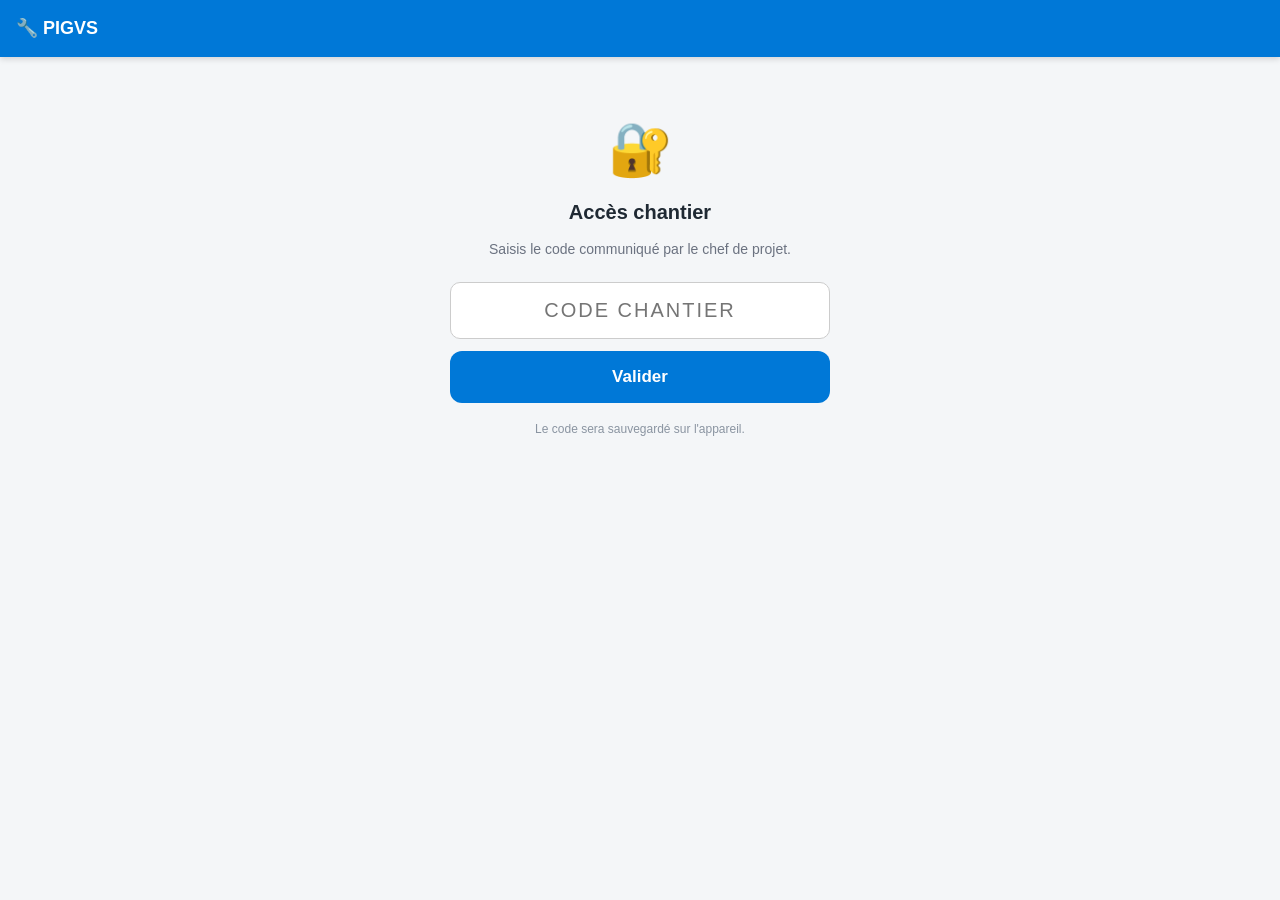
<file: index.html>
<!DOCTYPE html>
<html lang="fr">
<head>
  <meta charset="UTF-8">
  <meta name="viewport" content="width=device-width, initial-scale=1.0">
  <title>PIGVS</title>
  <link rel="stylesheet" href="style.css">
  <link rel="manifest" href="manifest.json">
  <meta name="theme-color" content="#0078D7">
  <link rel="apple-touch-icon" href="icon-192.png">
  <style>
    .chantier-bar { background:#fff; border:1px solid #e0e0e0; border-radius:12px;
      padding:12px 14px; margin-bottom:16px; }
    .chantier-bar label { display:block; font-size:12px; font-weight:700; color:#5a6673; margin-bottom:6px; }
    .pigvs-select { width:100%; padding:12px; font-size:16px; border-radius:8px; border:1px solid #ccc; box-sizing:border-box; }
    .chantier-warn { display:none; margin-top:8px; font-size:13px; color:#b45309; }
  </style>
<script src="pigvs-auth.js"></script>
<script>PIGVS_AUTH.protegerPage();</script>
</head>
<body>

  <header class="app-header">
    <h1>PIGVS</h1>
  </header>

  <div class="container">

    <!-- SÉLECTEUR DE CHANTIER -->
    <div class="chantier-bar">
      <label>🏭 Chantier en cours</label>
      <div id="chantierSelector"></div>
      <div class="chantier-warn" id="chantierWarn">⚠️ Choisis ton chantier pour pré-remplir les formulaires.</div>
    </div>

    <p class="info" style="color:var(--muted)">Choisissez une application</p>

    <a class="card clickable" href="fdm.html"
       style="display:flex;align-items:center;gap:16px;text-decoration:none;color:inherit">
      <div style="font-size:34px">📝</div>
      <div>
        <div style="font-size:18px;font-weight:700">Fiche de maintenance</div>
        <div style="font-size:14px;color:var(--muted)">Saisir et remonter une FDM</div>
      </div>
    </a>

    <a class="card clickable" href="materiel.html"
       style="display:flex;align-items:center;gap:16px;text-decoration:none;color:inherit">
      <div style="font-size:34px">📊</div>
      <div>
        <div style="font-size:18px;font-weight:700">État du matériel</div>
        <div style="font-size:14px;color:var(--muted)">Vue d'ensemble des sous-ensembles</div>
      </div>
    </a>

    <a class="card clickable" href="photos.html"
       style="display:flex;align-items:center;gap:16px;text-decoration:none;color:inherit">
      <div style="font-size:34px">📷</div>
      <div>
        <div style="font-size:18px;font-weight:700">Photos</div>
        <div style="font-size:14px;color:var(--muted)">Colisage, cahier de quart, portées de joint…</div>
      </div>
    </a>

    <a class="card clickable" href="rex.html"
       style="display:flex;align-items:center;gap:16px;text-decoration:none;color:inherit">
      <div style="font-size:34px">💬</div>
      <div>
        <div style="font-size:18px;font-weight:700">Retour d'expérience</div>
        <div style="font-size:14px;color:var(--muted)">Remarques et REX depuis le terrain</div>
      </div>
    </a>

    <a class="card clickable" href="colisage.html"
       style="display:flex;align-items:center;gap:16px;text-decoration:none;color:inherit">
      <div style="font-size:34px">📦</div>
      <div>
        <div style="font-size:18px;font-weight:700">Colisage</div>
        <div style="font-size:14px;color:var(--muted)">Où est rangé le matériel (conteneur, caisse…)</div>
      </div>
    </a>

    <!-- NOUVEAU : QUIZZ PROCÉDURES -->
    <a class="card clickable" href="quizz.html"
       style="display:flex;align-items:center;gap:16px;text-decoration:none;color:inherit">
      <div style="font-size:34px">🎓</div>
      <div>
        <div style="font-size:18px;font-weight:700">Quizz procédures</div>
        <div style="font-size:14px;color:var(--muted)">Testez vos connaissances : ETV, Lançage, Commun</div>
      </div>
    </a>

    <a class="card clickable" href="info.html"
       style="display:flex;align-items:center;gap:16px;text-decoration:none;color:inherit">
      <div style="font-size:34px">ℹ️</div>
      <div>
        <div style="font-size:18px;font-weight:700">Infos chantier</div>
        <div style="font-size:14px;color:var(--muted)">Informations importantes à ne pas manquer</div>
      </div>
    </a>

  </div>

  <script src="pigvs-chantier.js"></script>
  <script>
    PIGVS.loadChantiers().then(function () {
      const warn = document.getElementById('chantierWarn');
      PIGVS.renderSelector(document.getElementById('chantierSelector'), function () {
        warn.style.display = PIGVS.getChantier() ? 'none' : 'block';
      });
      warn.style.display = PIGVS.getChantier() ? 'none' : 'block';
    });

    if ('serviceWorker' in navigator) {
      window.addEventListener('load', function () {
        navigator.serviceWorker.register('service-worker.js')
          .then(function () { console.log('PWA prete'); })
          .catch(function (err) { console.error('SW erreur', err); });
      });
    }
  </script>
</body>
</html>
</file>
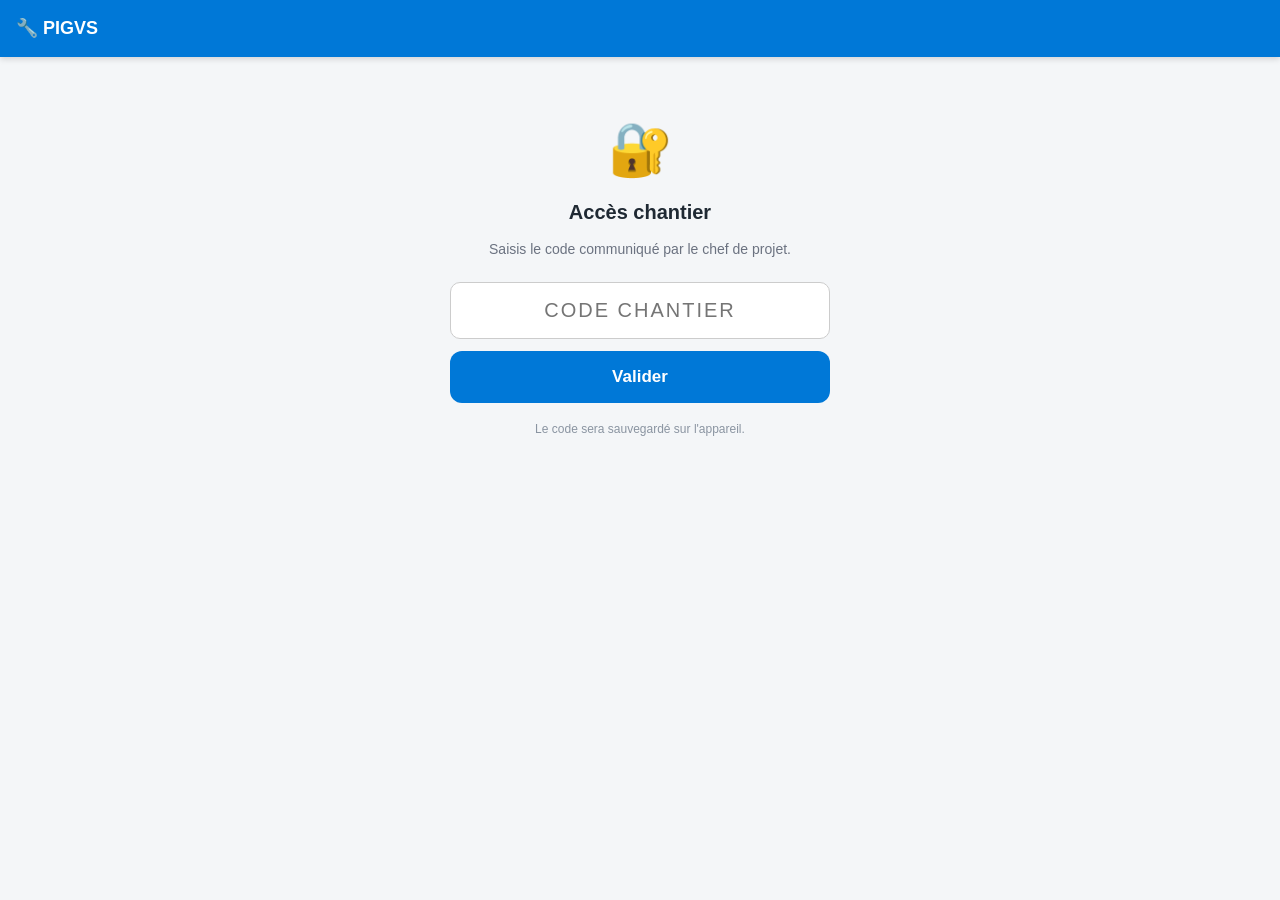
<file: colisage.html>
<!DOCTYPE html>
<html lang="fr">
<head>
  <meta charset="UTF-8">
  <meta name="viewport" content="width=device-width, initial-scale=1.0">
  <title>Colisage — PIGVS</title>
  <link rel="stylesheet" href="style.css">
  <link rel="manifest" href="manifest.json">
  <meta name="theme-color" content="#0078D7">
  <link rel="apple-touch-icon" href="icon-192.png">
  <style>
    .search-box { position:relative; margin-bottom:14px; }
    .search-box input { width:100%; padding:13px 40px 13px 14px; font-size:16px; border-radius:10px;
      border:1px solid #ccc; box-sizing:border-box; }
    .search-box .clear { position:absolute; right:10px; top:50%; transform:translateY(-50%);
      border:none; background:transparent; font-size:20px; color:#8a94a1; cursor:pointer; display:none; }

    .breadcrumb { font-size:14px; color:#5a6673; margin:4px 0 14px; display:flex; flex-wrap:wrap; gap:4px; align-items:center; }
    .breadcrumb a { color:#0078D7; text-decoration:none; font-weight:600; cursor:pointer; }
    .breadcrumb .sep { color:#b8c0cc; }

    .cards { display:flex; flex-direction:column; gap:10px; }
    .cont-card { display:flex; align-items:center; gap:14px; padding:16px; border-radius:12px;
      border:1px solid #e0e0e0; background:#fff; cursor:pointer; text-align:left; width:100%; }
    .cont-card:active { transform:scale(.99); }
    .pastille { width:20px; height:44px; border-radius:6px; flex:0 0 auto; }
    .cont-card .txt { flex:1; }
    .cont-card .titre { font-size:17px; font-weight:700; }
    .cont-card .sous { font-size:13px; color:#5a6673; margin-top:2px; }
    .cont-card .chev { color:#b8c0cc; font-size:22px; }
    .cont-card .compte { font-size:12px; color:#8a94a1; }

    .caisse-card { display:flex; align-items:center; gap:12px; padding:14px; border-radius:12px;
      border:1px solid #e0e0e0; background:#fff; cursor:pointer; width:100%; text-align:left; }
    .caisse-card .ico { font-size:24px; }
    .caisse-card .titre { flex:1; font-weight:700; font-size:16px; }
    .caisse-card .compte { font-size:12px; color:#8a94a1; }
    .caisse-card .chev { color:#b8c0cc; font-size:22px; }

    .section-titre { display:flex; align-items:center; gap:10px; margin:18px 0 8px; font-weight:700; color:#334; }
    .item-list { list-style:none; padding:0; margin:0; }
    .item-list li { padding:12px 14px; border-bottom:1px solid #eef0f3; font-size:15px; display:flex; gap:10px; }
    .item-list li:before { content:"🔧"; }

    .result { background:#fff; border:1px solid #e0e0e0; border-radius:12px; padding:12px 14px; margin-bottom:10px; }
    .result .item { font-weight:700; font-size:15px; }
    .result .loc { font-size:13px; color:#5a6673; margin-top:4px; display:flex; flex-wrap:wrap; gap:6px; align-items:center; }
    .chip { display:inline-flex; align-items:center; gap:6px; padding:3px 10px; border-radius:14px;
      font-size:12px; font-weight:700; color:#fff; }
    .chip .dot { width:8px; height:8px; border-radius:50%; background:rgba(255,255,255,.9); }
    .loc .caisse { background:#eef4fb; color:#083f78; padding:3px 10px; border-radius:14px; font-weight:700; }
    .vide { text-align:center; color:#8a94a1; padding:30px 10px; }
  </style>
<script src="pigvs-auth.js"></script>
<script>PIGVS_AUTH.protegerPage();</script>
</head>
<body>
  <header class="app-header">
    <a class="back" href="index.html" id="backLink">‹</a>
    <h1>📦 Colisage</h1>
  </header>
  <div class="container">

    <div class="search-box">
      <input type="text" id="search" placeholder="🔍 Rechercher un matériel (ex : sécheur, L23, caméra…)"
             autocomplete="off" autocapitalize="off" spellcheck="false">
      <button class="clear" id="clearBtn">×</button>
    </div>

    <div class="breadcrumb" id="breadcrumb"></div>
    <div id="contenu"></div>

  </div>

<script>
let DATA = { conteneurs: [] };

const contenu    = document.getElementById('contenu');
const breadcrumb = document.getElementById('breadcrumb');
const searchInput= document.getElementById('search');
const clearBtn   = document.getElementById('clearBtn');

/* état de navigation : null | {conteneur} | {conteneur, caisse} */
let vue = { conteneurId:null, caisseIdx:null };

function normalize(s){ return (s||'').toLowerCase().normalize("NFD").replace(/[\u0300-\u036f]/g,""); }

/* ---------- Chargement des données ---------- */
fetch('colisage-data.json')
  .then(r=>r.json())
  .then(d=>{ DATA = d; render(); })
  .catch(()=>{ contenu.innerHTML = "<div class='vide'>⚠️ Impossible de charger colisage-data.json</div>"; });

/* ---------- Recherche globale ---------- */
searchInput.addEventListener('input', ()=>{
  clearBtn.style.display = searchInput.value ? 'block' : 'none';
  render();
});
clearBtn.addEventListener('click', ()=>{
  searchInput.value=''; clearBtn.style.display='none'; render(); searchInput.focus();
});

/* ---------- Rendu principal ---------- */
function render(){
  const q = normalize(searchInput.value.trim());
  if(q){ renderRecherche(q); return; }

  if(vue.conteneurId===null){ renderConteneurs(); }
  else if(vue.caisseIdx===null){ renderCaisses(); }
  else { renderItems(); }
}

/* Niveau 1 : conteneurs (groupés ETV / Équipement) */
function renderConteneurs(){
  breadcrumb.innerHTML = "<span>Tous les conteneurs</span>";
  document.getElementById('backLink').setAttribute('href','index.html');

  const groupes = {};
  DATA.conteneurs.forEach(c=>{ (groupes[c.categorie] = groupes[c.categorie]||[]).push(c); });

  let html = "";
  Object.keys(groupes).forEach(cat=>{
    html += `<div class="section-titre">${cat==='ETV'?'🚚':'🧰'} Conteneurs ${cat}</div><div class="cards">`;
    groupes[cat].forEach(c=>{
      const nbItems = c.caisses.reduce((s,k)=>s+k.items.length,0);
      html += `<button class="cont-card" onclick="ouvrirConteneur('${c.id}')">
        <div class="pastille" style="background:${c.couleur}"></div>
        <div class="txt">
          <div class="titre">${c.nom} <span class="compte">· ${c.couleurNom}</span></div>
          <div class="sous">${c.ref}</div>
          <div class="compte">${c.caisses.length} caisses · ${nbItems} éléments</div>
        </div>
        <div class="chev">›</div>
      </button>`;
    });
    html += `</div>`;
  });
  contenu.innerHTML = html;
}

/* Niveau 2 : caisses d'un conteneur */
function renderCaisses(){
  const c = DATA.conteneurs.find(x=>x.id===vue.conteneurId);
  breadcrumb.innerHTML =
    `<a onclick="retourAccueil()">Conteneurs</a><span class="sep">›</span>` +
    `<span>${c.nom}</span>`;

  let html = `<div class="section-titre"><span class="chip" style="background:${c.couleur}"><span class="dot"></span>${c.nom}</span> <span style="font-weight:400;color:#5a6673">${c.ref}</span></div><div class="cards">`;
  c.caisses.forEach((k,idx)=>{
    html += `<button class="caisse-card" onclick="ouvrirCaisse(${idx})">
      <div class="ico">📦</div>
      <div class="titre">${k.nom}</div>
      <div class="compte">${k.items.length} él.</div>
      <div class="chev">›</div>
    </button>`;
  });
  html += `</div>`;
  contenu.innerHTML = html;
}

/* Niveau 3 : items d'une caisse */
function renderItems(){
  const c = DATA.conteneurs.find(x=>x.id===vue.conteneurId);
  const k = c.caisses[vue.caisseIdx];
  breadcrumb.innerHTML =
    `<a onclick="retourAccueil()">Conteneurs</a><span class="sep">›</span>` +
    `<a onclick="retourConteneur()">${c.nom}</a><span class="sep">›</span>` +
    `<span>${k.nom}</span>`;

  let html = `<div class="section-titre">📦 ${k.nom}</div><ul class="item-list">`;
  k.items.forEach(it=> html += `<li>${it}</li>`);
  html += `</ul>`;
  contenu.innerHTML = html;
}

/* Recherche : liste tous les items correspondants + emplacement */
function renderRecherche(q){
  breadcrumb.innerHTML = `<span>Résultats pour « ${searchInput.value.trim()} »</span>`;
  const res = [];
  DATA.conteneurs.forEach(c=>{
    c.caisses.forEach(k=>{
      k.items.forEach(it=>{
        if(normalize(it).includes(q)){
          res.push({ item:it, conteneur:c, caisse:k.nom });
        }
      });
    });
  });

  if(res.length===0){ contenu.innerHTML = "<div class='vide'>Aucun matériel trouvé 🔍</div>"; return; }

  let html = `<div class="section-titre">${res.length} résultat(s)</div>`;
  res.forEach(r=>{
    html += `<div class="result">
      <div class="item">${r.item}</div>
      <div class="loc">
        <span class="chip" style="background:${r.conteneur.couleur}"><span class="dot"></span>${r.conteneur.nom}</span>
        <span class="caisse">📦 ${r.caisse}</span>
      </div>
    </div>`;
  });
  contenu.innerHTML = html;
}

/* ---------- Navigation ---------- */
function ouvrirConteneur(id){ vue={conteneurId:id, caisseIdx:null}; render(); window.scrollTo(0,0); }
function ouvrirCaisse(idx){ vue.caisseIdx=idx; render(); window.scrollTo(0,0); }
function retourAccueil(){ vue={conteneurId:null, caisseIdx:null}; render(); }
function retourConteneur(){ vue.caisseIdx=null; render(); }

/* Le bouton retour du header : remonte d'un niveau, sinon accueil */
document.getElementById('backLink').addEventListener('click', function(e){
  if(searchInput.value){ e.preventDefault(); searchInput.value=''; clearBtn.style.display='none'; render(); return; }
  if(vue.caisseIdx!==null){ e.preventDefault(); retourConteneur(); return; }
  if(vue.conteneurId!==null){ e.preventDefault(); retourAccueil(); return; }
  /* sinon : lien normal vers index.html */
});
</script>
</body>
</html>
</file>
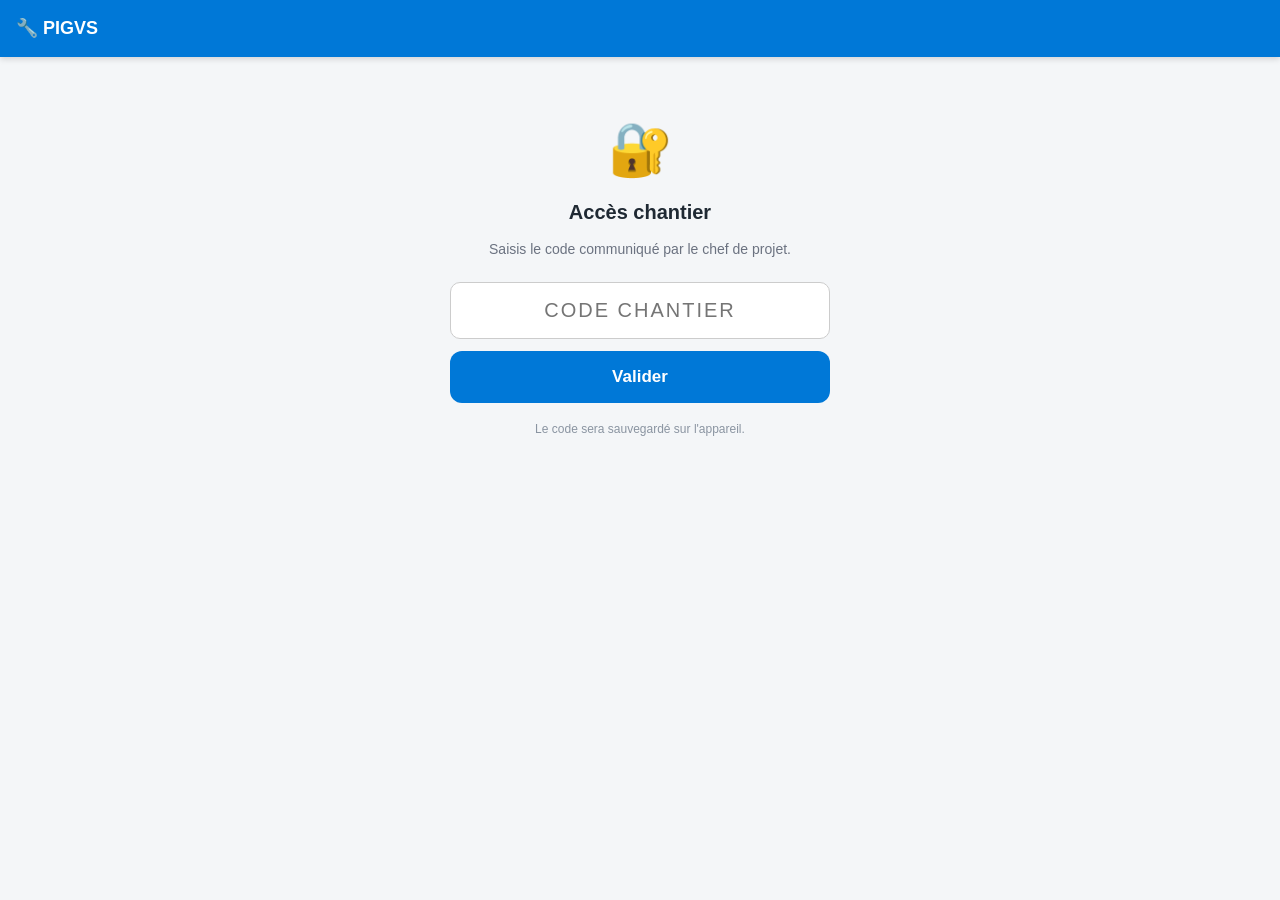
<file: detailSousEnsemble.html>
<!DOCTYPE html>
<html lang="fr">
<head>
  <meta charset="UTF-8">
  <meta name="viewport" content="width=device-width, initial-scale=1.0">
  <title>Détail sous-ensemble</title>
  <link rel="stylesheet" href="style.css">
  <link rel="manifest" href="manifest.json">
  <meta name="theme-color" content="#0078D7">
  <link rel="apple-touch-icon" href="icon-192.png">
  <script src="pigvs-auth.js"></script>
  <script>PIGVS_AUTH.protegerPage();</script>
</head>
<body>
  <header class="app-header">
    <a class="back" href="materiel.html">‹</a>
    <h1 id="titre">Détail</h1>
  </header>

  <div class="container">
    <div id="listeEquipements">
      <div class="empty">Chargement…</div>
    </div>
    <a class="btn btn-secondary" href="materiel.html" style="margin-top:8px">‹ Retour à la liste</a>
  </div>

<script>
const sousEnsemble = localStorage.getItem("sousEnsembleSelectionne");
document.getElementById("titre").innerText = sousEnsemble || "Détail";

fetch("etatEquipements.json")
  .then(r => r.json())
  .then(data => {
    const container = document.getElementById("listeEquipements");
    container.innerHTML = "";

    const filtres = data.filter(eq => eq.sousEnsemble === sousEnsemble);

    if (filtres.length === 0) {
      container.innerHTML = '<div class="empty">Aucun équipement pour ce sous-ensemble.</div>';
      return;
    }

    filtres.forEach(eq => {
      let cls = "gris", emoji = "⚪", libelle = eq.etat;
      if (eq.etat === "VERT")   { cls = "vert";   emoji = "🟢"; }
      if (eq.etat === "ORANGE") { cls = "orange"; emoji = "🟠"; }
      if (eq.etat === "ROUGE")  { cls = "rouge";  emoji = "🔴"; }

      const card = document.createElement("div");
      card.className = "card etat-" + cls;
      card.innerHTML = `
        <div style="display:flex;align-items:center;justify-content:space-between;gap:12px">
          <div style="font-size:16px;font-weight:600">${eq.equipement}</div>
          <span class="badge ${cls}">${emoji} ${libelle}</span>
        </div>`;
      container.appendChild(card);
    });
  })
  .catch(() => {
    document.getElementById("listeEquipements").innerHTML =
      '<div class="empty">Impossible de charger les données.</div>';
  });
</script>
</body>
</html>
</file>
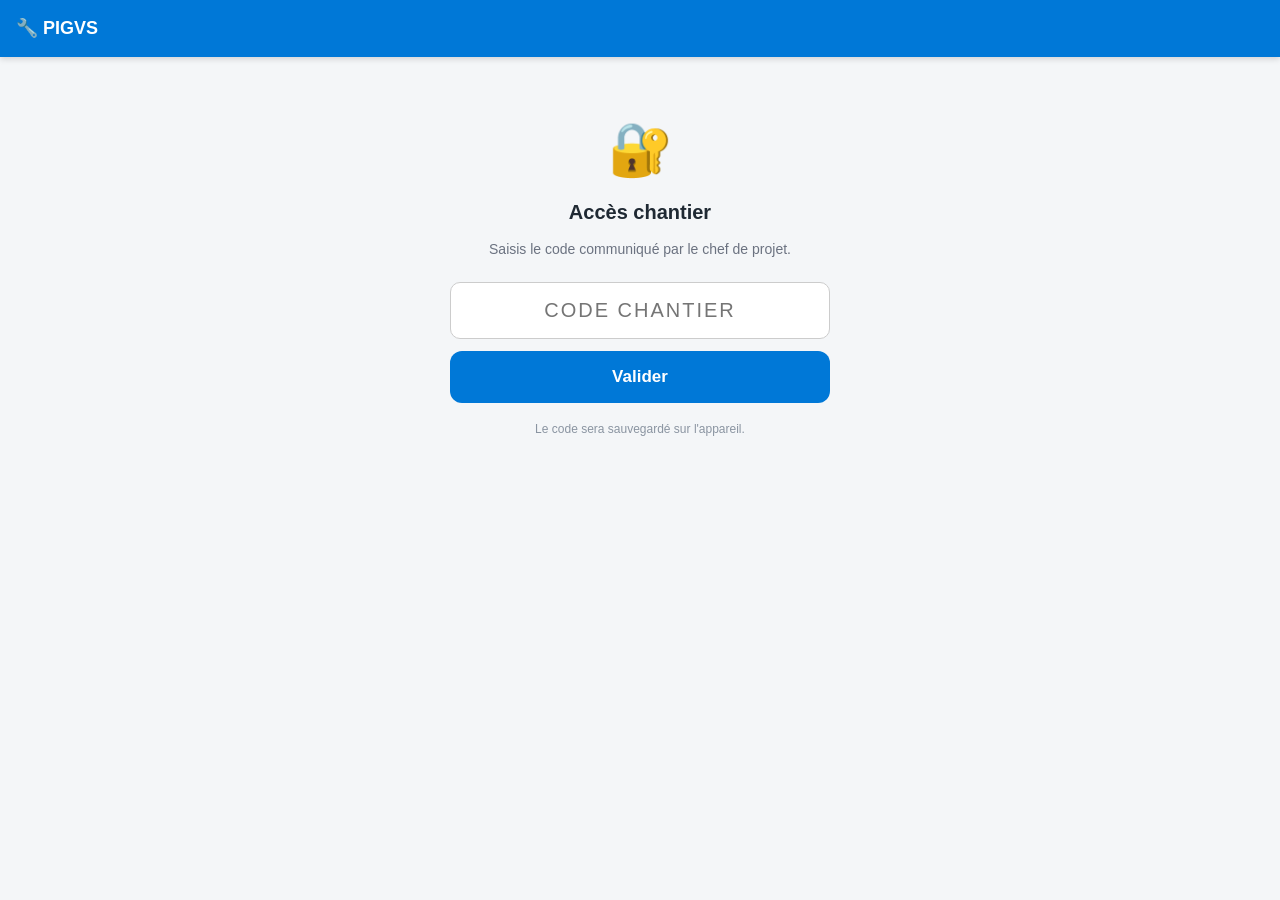
<file: fdm.html>
<!DOCTYPE html>
<html lang="fr">
<head>
  <meta charset="UTF-8">
  <meta name="viewport" content="width=device-width, initial-scale=1.0">
  <title>FDM Maintenance</title>
  <link rel="stylesheet" href="style.css">
  <link rel="manifest" href="manifest.json">
  <meta name="theme-color" content="#0078D7">
  <link rel="apple-touch-icon" href="icon-192.png">
  <style>
    .num-box { background:#eef4fb; border:1px solid #cfe0f5; border-radius:10px; padding:12px 14px; margin-bottom:14px; }
    .num-box .lab { font-size:12px; font-weight:700; color:#5a6673; }
    .num-box .val { font-size:18px; font-weight:800; color:#083f78; font-family:monospace; margin-top:2px; word-break:break-all; }
    .btn-photo { display:flex; align-items:center; justify-content:center; gap:8px; width:100%;
      padding:15px; font-size:16px; font-weight:bold; border:none; border-radius:12px; cursor:pointer;
      background:#0078D7; color:#fff; }
    .btn-gal { background:#4b5563; }
    .btns-photo { display:flex; flex-direction:column; gap:10px; }
    #camInput, #galInput { position:absolute; width:1px; height:1px; padding:0; margin:-1px;
      overflow:hidden; clip:rect(0,0,0,0); border:0; }
    #galerie { display:grid; grid-template-columns:repeat(3,1fr); gap:10px; margin-top:14px; }
    #galerie .vignette { position:relative; border-radius:10px; overflow:hidden; border:1px solid #d0d7de; aspect-ratio:1/1; }
    #galerie .vignette img { width:100%; height:100%; object-fit:cover; display:block; }
    #galerie .num { position:absolute; bottom:0; left:0; right:0; background:rgba(0,0,0,.55);
      color:#fff; font-size:12px; text-align:center; padding:2px 0; }
    #galerie .suppr { position:absolute; top:4px; right:4px; width:26px; height:26px;
      background:rgba(217,56,56,.92); color:#fff; border:none; border-radius:50%;
      font-size:15px; font-weight:bold; cursor:pointer; }
    .compteur { font-size:14px; color:var(--muted,#5a6673); text-align:center; margin-top:10px; }
    .jauge { height:8px; background:#e5e9ef; border-radius:6px; overflow:hidden; margin-top:8px; }
    .jauge > div { height:100%; width:0%; background:#1f9d55; transition:width .2s, background .2s; }
    .status { text-align:center; font-size:14px; font-weight:bold; padding:12px; border-radius:12px; margin-top:8px; display:none; }
    .status.info  { display:block; background:#e7f0fb; color:#083f78; }
    .status.ok    { display:block; background:#e4f6ec; color:#1f9d55; }
    .status.erreur{ display:block; background:#fdecec; color:#d93838; }
    .photo-note { font-size:13px; color:var(--muted); margin-top:6px; }
    .section-title { font-size:15px; font-weight:700; margin:4px 0 10px; }
  </style>
<script src="pigvs-auth.js"></script>
<script>PIGVS_AUTH.protegerPage();</script>
</head>
<body>
  <header class="app-header">
    <a class="back" href="index.html">‹</a>
    <h1>🔧 Fiche de maintenance</h1>
  </header>
  <div class="container">

    <div class="num-box">
      <div class="lab">N° de fiche (généré automatiquement)</div>
      <div class="val" id="numFicheVal">—</div>
    </div>

    <p class="info">* champs obligatoires</p>

    <div class="field-group">
      <label>Équipement <span class="req">*</span></label>
      <div class="field-wrap">
        <input type="text" style="display:none">
        <input type="text" id="equipement" name="random_12345_equipement"
               autocomplete="off" autocorrect="off" autocapitalize="off" spellcheck="false"
               placeholder="Rechercher un équipement…">
        <div id="equipementList" class="dropdown"></div>
      </div>
    </div>
    <div class="field-group">
      <label>Description <span class="req">*</span></label>
      <textarea id="description" placeholder="Décrire le problème…"></textarea>
    </div>
    <div class="field-group">
      <label>Date <span class="req">*</span></label>
      <input type="date" id="date">
    </div>
    <div class="field-group">
      <label>Site <span class="req">*</span></label>
      <div class="field-wrap">
        <input type="text" style="display:none">
        <input type="text" id="site" name="random_12345_site"
               autocomplete="off" autocorrect="off" autocapitalize="off" spellcheck="false"
               placeholder="Rechercher un site…">
        <div id="siteList" class="dropdown"></div>
      </div>
    </div>
    <div class="field-group">
      <label>Matériel utilisable ? <span class="req">*</span></label>
      <div class="choice-group">
        <button type="button" onclick="selectMateriel('Oui', this)">Oui</button>
        <button type="button" onclick="selectMateriel('Oui en mode dégradé', this)">Oui, dégradé</button>
        <button type="button" onclick="selectMateriel('Non', this)">Non</button>
      </div>
      <input type="hidden" id="materiel">
    </div>
    <div class="field-group">
      <label>Action immédiate</label>
      <textarea id="action1" placeholder="Action corrective immédiate…"></textarea>
    </div>
    <div class="field-group">
      <label>Action à effectuer</label>
      <textarea id="action2" placeholder="Action à prévoir…"></textarea>
    </div>
    <div class="field-group">
      <label>Rédacteur <span class="req">*</span></label>
      <input type="text" id="redacteur" placeholder="Votre nom">
    </div>

    <div class="card" style="margin-top:8px">
      <div class="section-title">📷 Photos (facultatif)</div>
      <p class="photo-note">Les photos partent <b>avec la fiche</b>, en un seul envoi.</p>
      <input type="file" accept="image/*" capture="environment" id="camInput">
      <input type="file" accept="image/*" multiple id="galInput">
      <div class="btns-photo">
        <label for="camInput" class="btn-photo">📸 Prendre une photo</label>
        <label for="galInput" class="btn-photo btn-gal">🖼️ Choisir dans la galerie</label>
      </div>
      <div id="galerie"></div>
      <div class="compteur" id="compteur"></div>
      <div class="jauge"><div id="jaugeFill"></div></div>
    </div>

    <button class="btn" id="sendBtn" style="margin-top:12px">✅ Envoyer la fiche 📤</button>
    <div id="status" class="status"></div>
  </div>

<script src="pigvs-chantier.js"></script>
<script src="pigvs-auth.js"></script>
<script src="pigvs-envoi.js"></script>
<script>
const QUALITE_JPEG  = 0.90;
const MAX_LARGEUR   = 2500;
const LIMITE_TOTALE = 10 * 1024 * 1024;

function normalize(str){ return str.toLowerCase().normalize("NFD").replace(/[\u0300-\u036f]/g,""); }
function editDistance(a,b){
  const dp=[]; for(let i=0;i<=a.length;i++){dp[i]=[];dp[i][0]=i;} for(let j=0;j<=b.length;j++){dp[0][j]=j;}
  for(let i=1;i<=a.length;i++){for(let j=1;j<=b.length;j++){
    const c=a[i-1]===b[j-1]?0:1;
    dp[i][j]=Math.min(dp[i-1][j]+1,dp[i][j-1]+1,dp[i-1][j-1]+c);
    if(i>1&&j>1&&a[i-1]===b[j-2]&&a[i-2]===b[j-1])dp[i][j]=Math.min(dp[i][j],dp[i-2][j-2]+1);
  }} return dp[a.length][b.length];
}
function wordScore(s,t){
  if(!s)return 1; if(t===s)return 120; if(t.startsWith(s))return 100; if(t.includes(s))return 80;
  const tp=t.substring(0,s.length); const d=Math.min(editDistance(s,t),editDistance(s,tp));
  let th=0; if(s.length<=3)th=0; else if(s.length<=5)th=1; else if(s.length<=9)th=2; else th=3;
  return d<=th?60-d*10:0;
}
function itemScore(search,item){
  const q=normalize(search),text=normalize(item); if(!q)return 1;
  const qw=q.split(/\s+/).filter(Boolean),tw=text.split(/\s+/).filter(Boolean); let tot=0;
  for(const w of qw){let b=0;for(const t of tw){const sc=wordScore(w,t);if(sc>b)b=sc;}if(b===0)return 0;tot+=b;}
  if(text.startsWith(q))tot+=50; if(text.includes(q))tot+=30; return tot;
}
let equipements=[], sites=[];
function selectMateriel(value, element){
  document.getElementById("materiel").value=value;
  document.querySelectorAll(".choice-group button").forEach(b=>b.classList.remove("active"));
  element.classList.add("active");
}
function createAutocomplete(inputId, listId, dataList){
  const input=document.getElementById(inputId), list=document.getElementById(listId);
  input.addEventListener("focus",()=>show(""));
  input.addEventListener("input",()=>{ show(input.value); if(inputId==='site') majNumero(); });
  function show(filter){
    const val=normalize(filter);
    let r=dataList.map(it=>({original:it,score:itemScore(val,it)})).filter(x=>x.score>0)
      .sort((a,b)=>b.score!==a.score?b.score-a.score:a.original.localeCompare(b.original)).slice(0,100);
    list.innerHTML = r.length===0 ? "<div>Aucun résultat</div>"
      : r.map(it=>`<div onclick="selectItem('${it.original.replace(/'/g,"\\'")}','${inputId}','${listId}')">${it.original}</div>`).join("");
    list.style.display="block";
  }
}
function selectItem(value, inputId, listId){
  document.getElementById(inputId).value=value;
  document.getElementById(listId).style.display="none";
  if(inputId==='site') majNumero();
}
Promise.all([
  fetch("equipements.json").then(r=>r.json()),
  fetch("sites.json").then(r=>r.json())
]).then(([e,s])=>{ equipements=e; sites=s;
  createAutocomplete("equipement","equipementList",equipements);
  createAutocomplete("site","siteList",sites);
});
document.addEventListener("click", e=>{
  if(!e.target.closest(".field-wrap")){ document.querySelectorAll(".dropdown").forEach(d=>d.style.display="none"); }
});
window.addEventListener("load", ()=>{ document.getElementById("date").valueAsDate=new Date(); });

if (window.PIGVS) {
  PIGVS.loadChantiers().then(function(){
    PIGVS.prefillSite(document.getElementById('site'));
    majNumero();
  });
}

/* Numéro de fiche : FDM-{SITE}-{AAAAMMJJ}-{HHMMSS} */
let NUM_FICHE = "";
function cleanStrict(s){ return (s||'').toString().trim().replace(/[\\\/:*?"<>|#]/g,'-'); }
function sanitizePath(s){ return (s||'').toString().trim().replace(/[\\\/:*?"<>|]/g,'-'); }
function majNumero(){
  const site=cleanStrict(document.getElementById('site').value)||"SITE";
  const d=new Date(), p=n=>String(n).padStart(2,'0');
  NUM_FICHE=`FDM-${site}-${d.getFullYear()}${p(d.getMonth()+1)}${p(d.getDate())}-${p(d.getHours())}${p(d.getMinutes())}${p(d.getSeconds())}`;
  document.getElementById('numFicheVal').textContent=NUM_FICHE;
}
majNumero();

/* PHOTOS */
let photos=[];
const camInput=document.getElementById('camInput');
const galInput=document.getElementById('galInput');
const galerie=document.getElementById('galerie');
const compteur=document.getElementById('compteur');
const jaugeFill=document.getElementById('jaugeFill');
const status=document.getElementById('status');
const sendBtn=document.getElementById('sendBtn');

function setStatus(t,m){ status.className="status "+t; status.innerHTML=m; }
function tailleTotale(){ return photos.reduce((s,p)=>s+p.file.size,0); }
function fmtMo(o){ return (o/1048576).toFixed(1); }

function compresser(file){
  return new Promise((resolve,reject)=>{
    const reader=new FileReader();
    reader.onerror=()=>reject("lecture impossible");
    reader.onload=ev=>{
      const img=new Image();
      img.onerror=()=>reject("image invalide");
      img.onload=()=>{
        const ratio=Math.min(1, MAX_LARGEUR/Math.max(img.width,img.height));
        const canvas=document.createElement('canvas');
        canvas.width =Math.round(img.width *ratio);
        canvas.height=Math.round(img.height*ratio);
        canvas.getContext('2d').drawImage(img,0,0,canvas.width,canvas.height);
        canvas.toBlob(b=> b?resolve(b):reject("échec compression"), 'image/jpeg', QUALITE_JPEG);
      };
      img.src=ev.target.result;
    };
    reader.readAsDataURL(file);
  });
}
async function traiterFichiers(fichiers){
  if(!fichiers.length) return;
  setStatus('info','⏳ Compression en cours…');
  let ok=0, ko=0;
  for(const f of fichiers){
    let blob; try{ blob=await compresser(f); }catch(e){ ko++; continue; }
    if(tailleTotale()+blob.size>LIMITE_TOTALE){ ko++; continue; }
    const file=new File([blob], `tmp_${Date.now()}.jpg`, {type:'image/jpeg'});
    photos.push({file, url:URL.createObjectURL(file)}); ok++;
  }
  rendreGalerie();
  if(ko>0) setStatus('erreur', `⚠️ ${ok} ajoutée(s), ${ko} refusée(s) : limite 10 Mo.`);
  else setStatus('info', `✅ ${ok} photo(s) ajoutée(s).`);
}
camInput.addEventListener('change', async e=>{ const f=Array.from(e.target.files||[]); camInput.value=""; await traiterFichiers(f); });
galInput.addEventListener('change', async e=>{ const f=Array.from(e.target.files||[]); galInput.value=""; await traiterFichiers(f); });

function rendreGalerie(){
  galerie.innerHTML="";
  photos.forEach((p,i)=>{
    const d=document.createElement('div'); d.className='vignette';
    d.innerHTML=`<img src="${p.url}"><div class="num">${i+1}</div><button class="suppr" data-i="${i}">×</button>`;
    galerie.appendChild(d);
  });
  galerie.querySelectorAll('.suppr').forEach(b=>b.addEventListener('click',()=>{
    const i=+b.dataset.i; URL.revokeObjectURL(photos[i].url); photos.splice(i,1); rendreGalerie();
  }));
  const total=tailleTotale(), pct=Math.min(100,Math.round(total/LIMITE_TOTALE*100));
  compteur.textContent = photos.length ? `${photos.length} photo(s) · ${fmtMo(total)} / 10 Mo` : "";
  jaugeFill.style.width=pct+'%';
  jaugeFill.style.background = pct>=90?'#d93838':(pct>=70?'#e8a13a':'#1f9d55');
}

/* ============ ENVOI HTTP ============ */
sendBtn.addEventListener('click', async ()=>{
  const equipement=document.getElementById("equipement").value.trim();
  const description=document.getElementById("description").value.trim();
  const date=document.getElementById("date").value;
  const site=document.getElementById("site").value.trim();
  const materiel=document.getElementById("materiel").value;
  const action1=document.getElementById("action1").value.trim();
  const action2=document.getElementById("action2").value.trim();
  const redacteur=document.getElementById("redacteur").value.trim();

  if(!equipement||!description||!date||!site||!materiel||!redacteur){
    setStatus('erreur',"⚠️ Remplis tous les champs obligatoires (*)."); return;
  }
  if(tailleTotale()>LIMITE_TOTALE){ setStatus('erreur',"⚠️ Total photos > 10 Mo."); return; }

  sendBtn.disabled=true;
  setStatus('info','⏳ Envoi en cours…');

  majNumero();
  const num=NUM_FICHE;
  const chemin=`fiches de maintenance/${sanitizePath(equipement)}`;

  const res = await PIGVS_ENVOI.envoyer({
    type  : "FDM",
    path  : chemin,
    champs: {
      "NumFiche"   : num,
      "Equipement" : equipement,
      "Description": description,
      "Date"       : date,
      "Site"       : site,
      "Materiel"   : materiel,
      "Action1"    : action1,
      "Action2"    : action2,
      "Redacteur"  : redacteur
    },
    photos: photos.map((p,idx)=>({ file:p.file, nom:`${num}_${idx+1}.jpg` }))
  });

  if(res.ok){
    setStatus('ok', `✅ Fiche ${num} envoyée !`);
    photos.forEach(p=>URL.revokeObjectURL(p.url));
    photos=[]; rendreGalerie();
    document.getElementById("description").value="";
    document.getElementById("action1").value="";
    document.getElementById("action2").value="";
    setTimeout(()=>{ sendBtn.disabled=false; majNumero(); }, 1500);
  } else {
    setStatus('erreur', "❌ "+res.msg);
    sendBtn.disabled=false;
  }
});
</script>
</body>
</html>
</file>
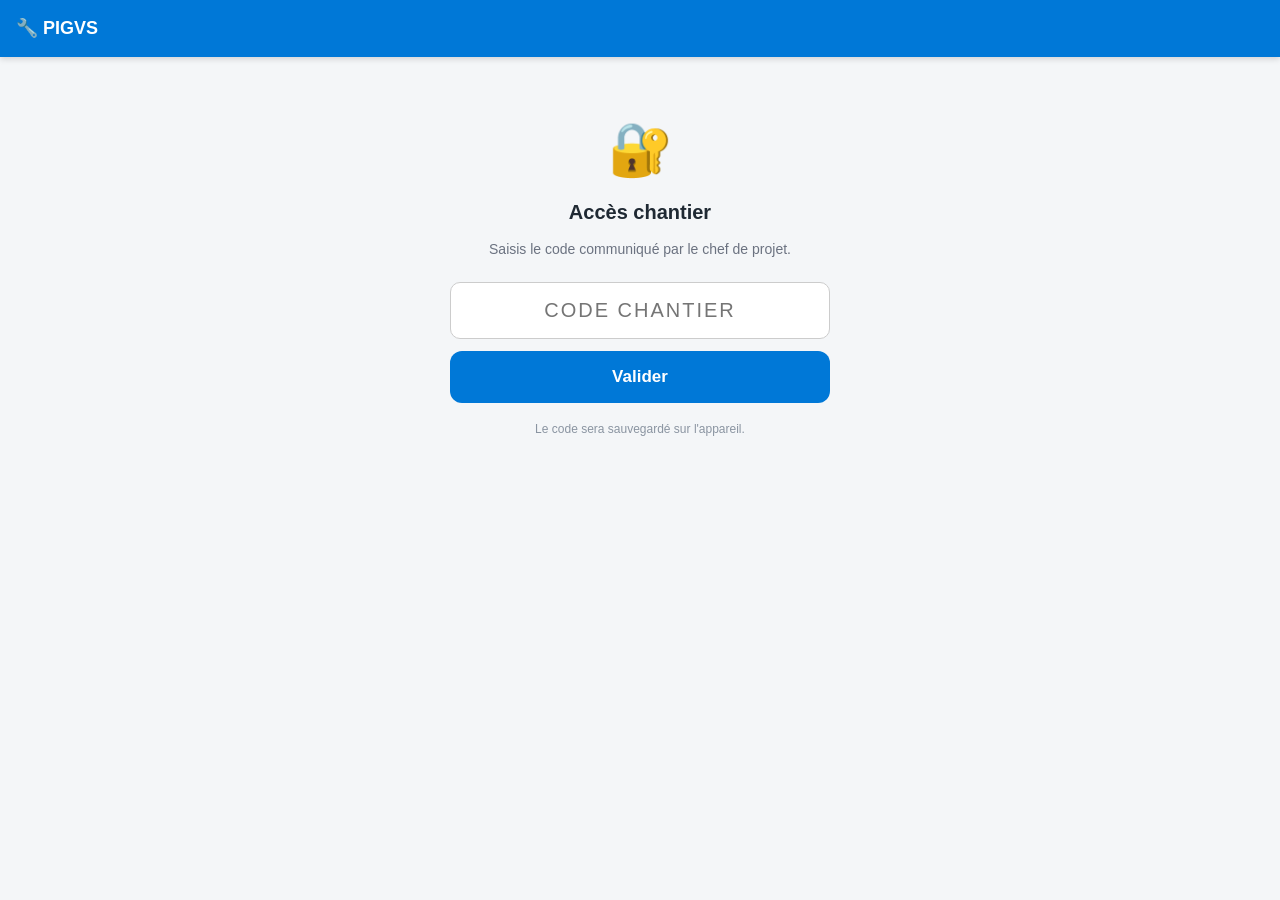
<file: info.html>
<!DOCTYPE html>
<html lang="fr">
<head>
  <meta charset="UTF-8">
  <meta name="viewport" content="width=device-width, initial-scale=1.0">
  <title>Infos chantier — PIGVS</title>
  <link rel="stylesheet" href="style.css">
  <link rel="manifest" href="manifest.json">
  <meta name="theme-color" content="#0078D7">
  <link rel="apple-touch-icon" href="icon-192.png">
  <style>
    .chantier-bar { background:#fff; border:1px solid #e0e0e0; border-radius:12px; padding:10px 12px; margin-bottom:16px; }
    .chantier-bar label { display:block; font-size:12px; font-weight:700; color:#5a6673; margin-bottom:6px; }
    .pigvs-select { width:100%; padding:11px; font-size:15px; border-radius:8px; border:1px solid #ccc; box-sizing:border-box; }

    .kpi-row { display:grid; grid-template-columns:1fr 1fr; gap:10px; margin-bottom:16px; }
    .kpi { background:#fff; border:1px solid #e0e0e0; border-radius:12px; padding:14px; text-align:center; }
    .kpi .val { font-size:24px; font-weight:800; color:#0078D7; }
    .kpi .lab { font-size:12px; color:#5a6673; margin-top:2px; }

    .section-titre { font-size:15px; font-weight:700; margin:18px 0 8px; color:#334; display:flex; align-items:center; gap:8px; }

    .planning { background:#fff; border:1px solid #e0e0e0; border-radius:12px; padding:6px 14px; }
    .step { display:flex; align-items:center; gap:12px; padding:12px 0; border-bottom:1px solid #eef0f3; }
    .step:last-child { border-bottom:0; }
    .step .dot { width:16px; height:16px; border-radius:50%; flex:0 0 auto; border:3px solid #d0d7de; background:#fff; }
    .step.done .dot { background:#1f9d55; border-color:#1f9d55; }
    .step.current .dot { background:#0078D7; border-color:#0078D7; box-shadow:0 0 0 4px rgba(0,120,215,.18); }
    .step .txt { flex:1; }
    .step .nom { font-weight:700; font-size:15px; }
    .step .sous { font-size:12px; color:#5a6673; }
    .step .tag { font-size:11px; font-weight:700; padding:2px 8px; border-radius:10px; }
    .tag.done { background:#e4f6ec; color:#166534; }
    .tag.current { background:#e7f0fb; color:#083f78; }
    .tag.todo { background:#f1f3f5; color:#8a94a1; }

    .barre { height:10px; background:#e5e9ef; border-radius:6px; overflow:hidden; margin:6px 0 2px; }
    .barre > div { height:100%; background:#1f9d55; }

    .alerte { display:flex; gap:12px; background:#fff; border:1px solid #e0e0e0; border-left:5px solid #999;
      border-radius:10px; padding:12px 14px; margin-bottom:10px; }
    .alerte.rouge  { border-left-color:#d93838; }
    .alerte.orange { border-left-color:#e8a13a; }
    .alerte.bleu   { border-left-color:#0078D7; }
    .alerte .ico { font-size:22px; }
    .alerte .titre { font-weight:700; font-size:15px; }
    .alerte .desc { font-size:13px; color:#5a6673; margin-top:2px; }

    .maj { text-align:center; font-size:12px; color:#8a94a1; margin-top:20px; }
    .vide { text-align:center; color:#8a94a1; padding:40px 10px; }
  </style>
<script src="pigvs-auth.js"></script>
<script>PIGVS_AUTH.protegerPage();</script>
</head>
<body>
  <header class="app-header">
    <a class="back" href="index.html">‹</a>
    <h1>ℹ️ Infos chantier</h1>
  </header>
  <div class="container">

    <!-- SÉLECTEUR toujours visible -->
    <div class="chantier-bar">
      <label>🏭 Chantier</label>
      <div id="chantierSelector"></div>
    </div>

    <div id="dashboard"></div>

  </div>

  <script src="pigvs-chantier.js"></script>
  <script>
    const dash = document.getElementById('dashboard');

    PIGVS.loadChantiers().then(function () {
      PIGVS.renderSelector(document.getElementById('chantierSelector'), function () {
        afficher();
      });
      afficher();
    });

    function afficher(){
      const c = PIGVS.getChantier();
      if(!c){
        dash.innerHTML = "<div class='vide'>👆 Sélectionne un chantier ci-dessus pour voir son tableau de bord.</div>";
        return;
      }
      if(!c.infoData){
        dash.innerHTML = "<div class='vide'>Aucune donnée d'info pour ce chantier.</div>";
        return;
      }
      dash.innerHTML = "<div class='vide'>⏳ Chargement…</div>";
      fetch(c.infoData).then(r=>r.json()).then(render)
        .catch(()=>{ dash.innerHTML = "<div class='vide'>⚠️ Impossible de charger "+c.infoData+"</div>"; });
    }

    function render(d){
      const planning = d.planning.map(function(s){
        const tag = s.etat==='done' ? "<div class='tag done'>Fait</div>"
                  : s.etat==='current' ? "<div class='tag current'>En cours</div>"
                  : "<div class='tag todo'>À venir</div>";
        return `<div class="step ${s.etat}">
            <div class="dot"></div>
            <div class="txt"><div class="nom">${s.nom}</div><div class="sous">${s.sous||''}</div></div>
            ${tag}
          </div>`;
      }).join('');

      const alertes = (d.alertes||[]).map(function(a){
        return `<div class="alerte ${a.couleur||'bleu'}">
            <div class="ico">${a.ico||'ℹ️'}</div>
            <div><div class="titre">${a.titre}</div><div class="desc">${a.desc||''}</div></div>
          </div>`;
      }).join('');

      dash.innerHTML = `
        <div class="kpi" style="text-align:left; margin-bottom:16px;">
          <div style="font-size:18px;font-weight:800;color:#083f78">🏭 ${d.titre}</div>
          <div style="font-size:13px;color:#5a6673;margin-top:2px">${d.operation||''}</div>
        </div>

        <div class="kpi-row">
          <div class="kpi"><div class="val">${d.avancement}%</div><div class="lab">Avancement global</div></div>
          <div class="kpi"><div class="val">${d.jour||'—'}</div><div class="lab">Jour de chantier</div></div>
          <div class="kpi"><div class="val">${d.finPrev||'—'}</div><div class="lab">Fin prévisionnelle</div></div>
          <div class="kpi"><div class="val">${(d.alertes||[]).length}</div><div class="lab">Infos importantes</div></div>
        </div>

        <div class="section-titre">📅 Avancement de l'opération</div>
        <div class="barre"><div style="width:${d.avancement}%"></div></div>
        <div class="planning">${planning}</div>

        <div class="section-titre">⚠️ Informations importantes</div>
        ${alertes || "<div class='vide'>Aucune info particulière.</div>"}

        <div class="maj">Dernière mise à jour : ${d.maj||'—'}</div>
      `;
    }
  </script>
</body>
</html>
</file>
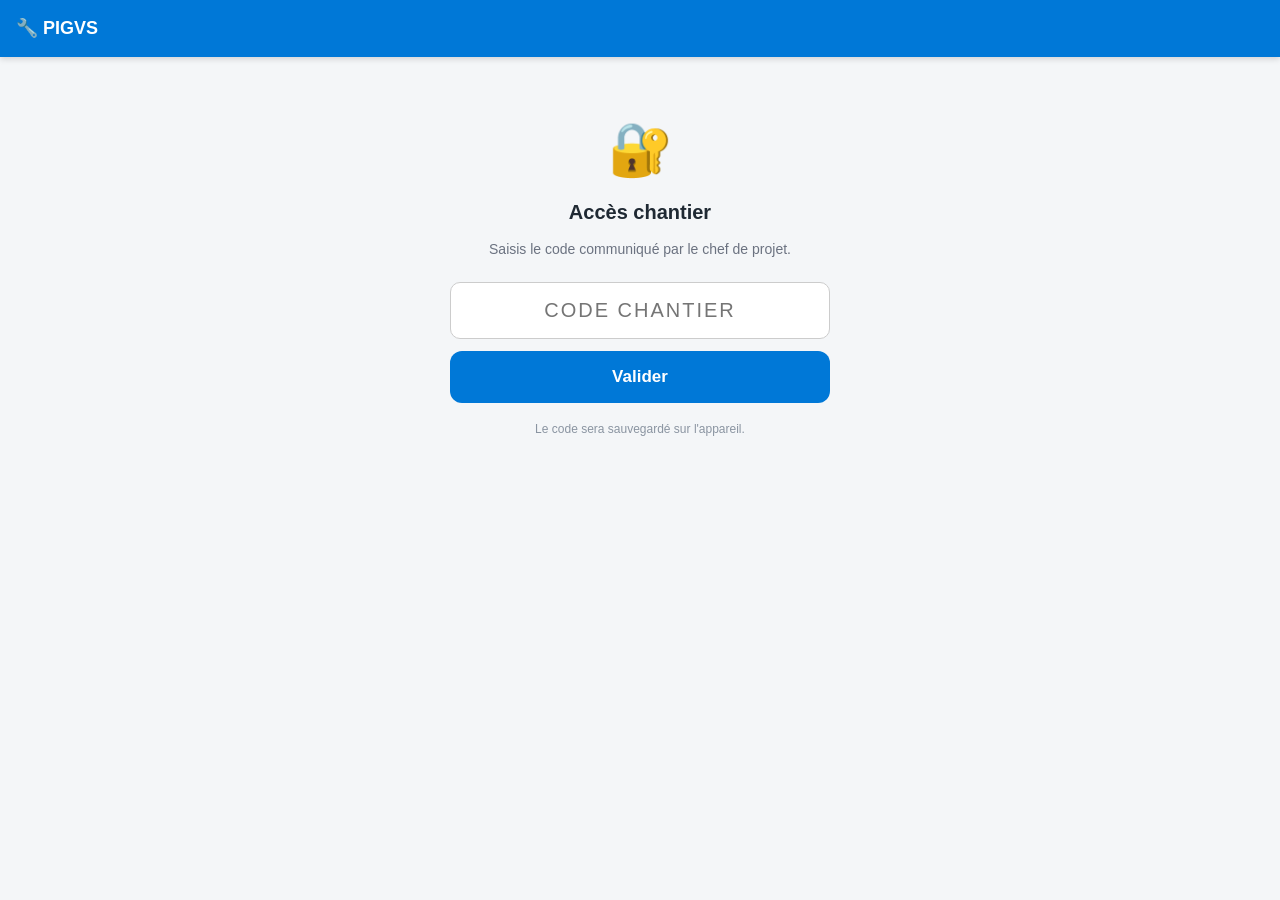
<file: login.html>
<!DOCTYPE html>
<html lang="fr">
<head>
  <meta charset="UTF-8">
  <meta name="viewport" content="width=device-width, initial-scale=1.0">
  <title>Accès — PIGVS</title>
  <link rel="stylesheet" href="style.css">
  <link rel="manifest" href="manifest.json">
  <meta name="theme-color" content="#0078D7">
  <link rel="apple-touch-icon" href="icon-192.png">
  <style>
    .login-box { max-width:380px; margin:40px auto; text-align:center; }
    .login-box .logo { font-size:52px; }
    .login-box h2 { margin:12px 0 6px; font-size:20px; }
    .login-box p { color:var(--muted,#5a6673); font-size:14px; margin-bottom:22px; }
    .login-box input { width:100%; padding:16px; font-size:20px; text-align:center;
      letter-spacing:2px; border:1px solid #ccc; border-radius:10px; box-sizing:border-box; }
    .login-box button { width:100%; padding:16px; margin-top:12px; font-size:17px; font-weight:700;
      border:none; border-radius:12px; background:#0078D7; color:#fff; cursor:pointer; }
    .login-box button:disabled { opacity:.6; }
    .msg { margin-top:14px; padding:12px; border-radius:10px; font-size:14px; font-weight:700; display:none; }
    .msg.err { display:block; background:#fdecec; color:#b91c1c; }
    .msg.ok  { display:block; background:#e4f6ec; color:#166534; }
    .msg.info{ display:block; background:#e7f0fb; color:#083f78; }
    .note { font-size:12px; color:#8a94a1; margin-top:18px; }
  </style>
</head>
<body>
  <header class="app-header">
    <h1>🔧 PIGVS</h1>
  </header>

  <div class="container">
    <div class="login-box">
      <div class="logo">🔐</div>
      <h2>Accès chantier</h2>
      <p>Saisis le code communiqué par le chef de projet.</p>

      <input type="text" id="code" placeholder="CODE CHANTIER"
             autocomplete="off" autocapitalize="none" spellcheck="false">
      <button id="btn">Valider</button>
      <div id="msg" class="msg"></div>

      <div class="note">Le code sera sauvegardé sur l'appareil.</div>
    </div>
  </div>

<script src="pigvs-auth.js"></script>
<script>
  const input = document.getElementById('code');
  const btn   = document.getElementById('btn');
  const msg   = document.getElementById('msg');

  function setMsg(cls, txt){ msg.className = "msg " + cls; msg.textContent = txt; }

  /* Si déjà authentifié, on repart directement vers la destination */
  if (PIGVS_AUTH.estAuthentifie()) { redirection(); }

  function redirection(){
    const p = new URLSearchParams(location.search);
    const next = p.get('next');
    location.replace(next ? decodeURIComponent(next) : "index.html");
  }

  async function valider(){
    const code = input.value.trim();
    if(!code){ setMsg('err', "⚠️ Saisis le code."); return; }
    btn.disabled = true;
    setMsg('info', "⏳ Vérification…");
    const r = await PIGVS_AUTH.verifierCode(code);
    if(r.ok){
      setMsg('ok', "✅ Accès autorisé.");
      setTimeout(redirection, 500);
    } else {
      setMsg('err', "❌ " + r.msg);
      btn.disabled = false;
    }
  }

  btn.addEventListener('click', valider);
  input.addEventListener('keydown', e=>{ if(e.key==='Enter') valider(); });
</script>
</body>
</html>
</file>
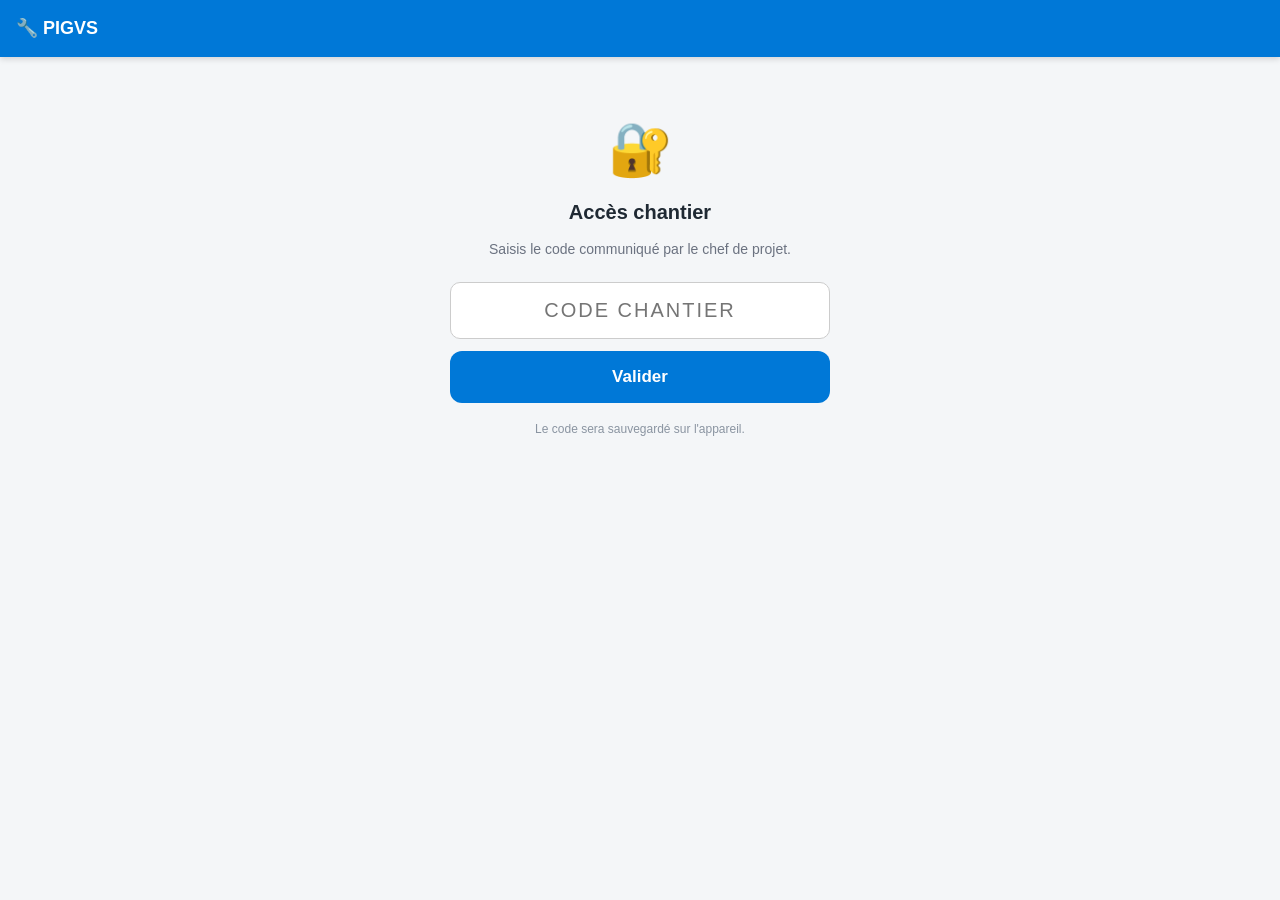
<file: materiel.html>
<!DOCTYPE html>
<html lang="fr">
<head>
  <meta charset="UTF-8">
  <meta name="viewport" content="width=device-width, initial-scale=1.0">
  <title>État du matériel</title>
  <link rel="stylesheet" href="style.css">
  <link rel="manifest" href="manifest.json">
  <meta name="theme-color" content="#0078D7">
  <link rel="apple-touch-icon" href="icon-192.png">
<script src="pigvs-auth.js"></script>
<script>PIGVS_AUTH.protegerPage();</script>
</head>
<body>
  <header class="app-header">
    <a class="back" href="index.html">‹</a>
    <h1>📊 État du matériel</h1>
  </header>

  <div class="container">
    <div id="listeSousEnsembles">
      <div class="empty">Chargement…</div>
    </div>
  </div>

<script>
fetch("sousEnsemble.json")
  .then(r => r.json())
  .then(data => {
    const container = document.getElementById("listeSousEnsembles");
    container.innerHTML = "";

    if (!data || data.length === 0) {
      container.innerHTML = '<div class="empty">Aucun sous-ensemble à afficher.</div>';
      return;
    }

    data.forEach(item => {
      let cls = "gris", emoji = "⚪";
      if (item.etat === "VERT")   { cls = "vert";   emoji = "🟢"; }
      if (item.etat === "ORANGE") { cls = "orange"; emoji = "🟠"; }
      if (item.etat === "ROUGE")  { cls = "rouge";  emoji = "🔴"; }

      const card = document.createElement("div");
      card.className = "card clickable etat-" + cls;
      card.onclick = () => ouvrirSousEnsemble(item.nom);
      card.innerHTML = `
        <div style="display:flex;align-items:center;justify-content:space-between;gap:12px">
          <div>
            <div style="font-size:17px;font-weight:700">${item.nom}</div>
            <div style="font-size:14px;color:var(--muted);margin-top:2px">
              ${item.utilisables}/${item.total} utilisables
            </div>
          </div>
          <span class="badge ${cls}">${emoji}</span>
        </div>`;
      container.appendChild(card);
    });
  })
  .catch(() => {
    document.getElementById("listeSousEnsembles").innerHTML =
      '<div class="empty">Impossible de charger les données.</div>';
  });

function ouvrirSousEnsemble(nomSousEnsemble){
  localStorage.setItem("sousEnsembleSelectionne", nomSousEnsemble);
  window.location.href = "detailSousEnsemble.html";
}
</script>
</body>
</html>
</file>
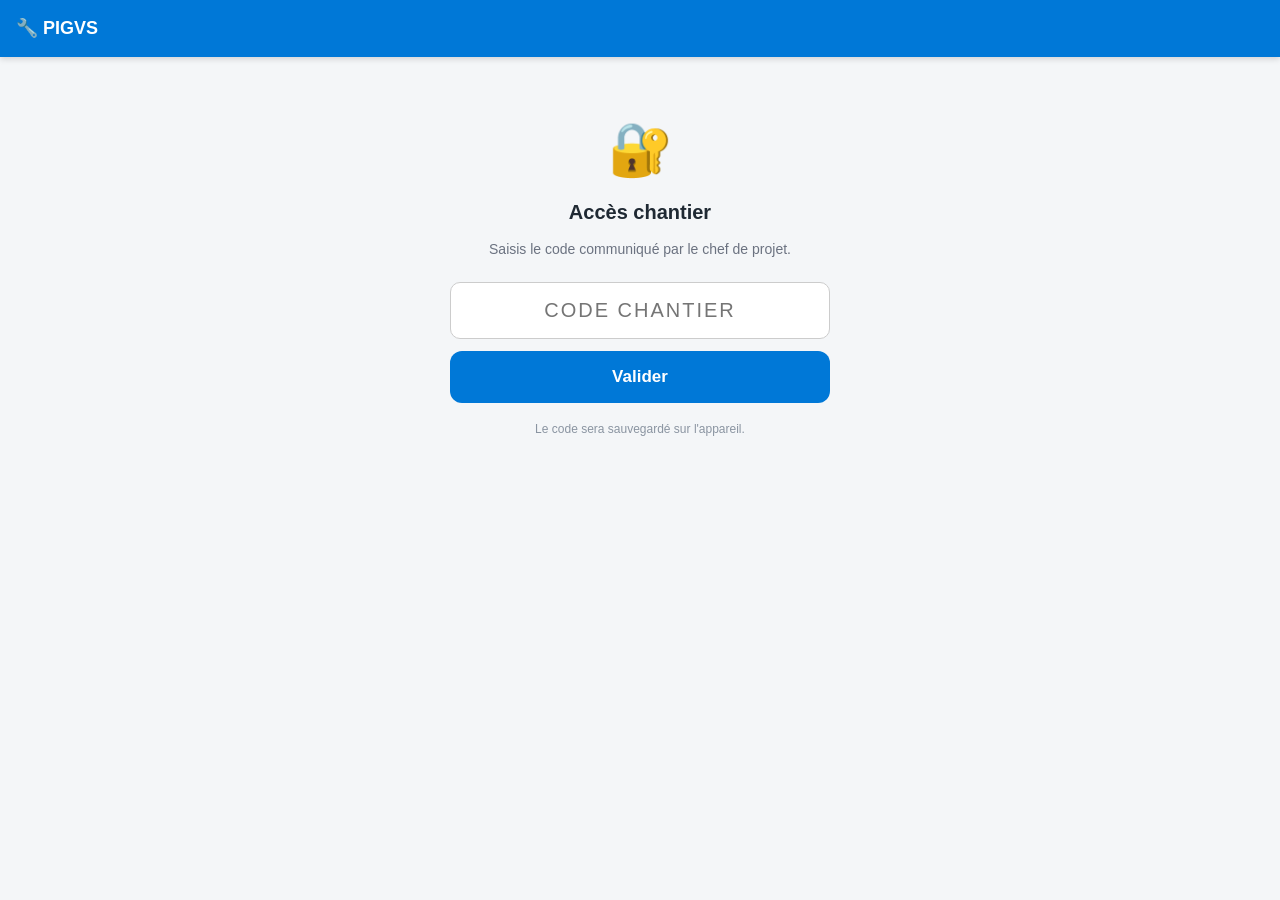
<file: photo.html>
<!DOCTYPE html>
<html lang="fr">
<head>
  <meta charset="UTF-8">
  <meta name="viewport" content="width=device-width, initial-scale=1.0">
  <title>Photo — PIGVS</title>
  <link rel="stylesheet" href="style.css">
  <link rel="manifest" href="manifest.json">
  <meta name="theme-color" content="#0078D7">
  <link rel="apple-touch-icon" href="icon-192.png">
  <style>
    .btn-photo { display:flex; align-items:center; justify-content:center; gap:8px; width:100%;
      padding:18px; font-size:17px; font-weight:bold; border:none; border-radius:12px; cursor:pointer;
      background:#0078D7; color:#fff; }
    .btn-gal { background:#4b5563; }
    .btns-photo { display:flex; flex-direction:column; gap:10px; }
    .btn-send { display:flex; align-items:center; justify-content:center; gap:10px; width:100%;
      padding:18px; font-size:18px; font-weight:bold; border:none; border-radius:12px; cursor:pointer;
      background:#1f9d55; color:#fff; }
    .btn-send:disabled { opacity:.5; }
    .btn-reset { width:100%; padding:14px; font-size:15px; font-weight:bold; border:2px solid #d93838;
      border-radius:12px; cursor:pointer; background:#fff; color:#d93838; margin-top:10px; }
    #camInput, #galInput { position:absolute; width:1px; height:1px; padding:0; margin:-1px;
      overflow:hidden; clip:rect(0,0,0,0); border:0; }
    .champ { margin-bottom:12px; }
    .champ label { display:block; font-weight:bold; margin-bottom:6px; font-size:15px; }
    .champ .req { color:#d93838; }
    input, select, textarea { width:100%; padding:12px; font-size:16px; border-radius:8px;
      border:1px solid #ccc; box-sizing:border-box; }
    .card > label { display:block; font-weight:bold; margin-bottom:8px; font-size:15px; }
    .ac-wrap { position:relative; }
    .ac-list { position:absolute; top:100%; left:0; right:0; background:#fff; border:1px solid #ccc;
      border-radius:8px; max-height:220px; overflow-y:auto; z-index:60; display:none;
      box-shadow:0 6px 16px rgba(0,0,0,.14); }
    .ac-list div { padding:11px 12px; font-size:15px; cursor:pointer; border-bottom:1px solid #f0f0f0; }
    .ac-list div:last-child { border-bottom:0; }
    .ac-list div:hover { background:#e7f0fb; }
    .ac-list .ac-empty { color:#8a94a1; cursor:default; }
    #galerie.grid { display:grid; grid-template-columns:repeat(3,1fr); gap:10px; margin-top:14px; }
    #galerie.grid .vignette { position:relative; border-radius:10px; overflow:hidden; border:1px solid #d0d7de; aspect-ratio:1/1; }
    #galerie.grid .vignette img { width:100%; height:100%; object-fit:cover; display:block; }
    #galerie.grid .num { position:absolute; bottom:0; left:0; right:0; background:rgba(0,0,0,.55);
      color:#fff; font-size:12px; text-align:center; padding:2px 0; }
    #galerie.grid .suppr { position:absolute; top:4px; right:4px; width:26px; height:26px;
      background:rgba(217,56,56,.92); color:#fff; border:none; border-radius:50%;
      font-size:15px; font-weight:bold; cursor:pointer; }
    #galerie.liste { display:flex; flex-direction:column; gap:10px; margin-top:14px; }
    #galerie.liste .ligne { display:flex; align-items:center; gap:10px; border:1px solid #d0d7de;
      border-radius:10px; padding:8px; }
    #galerie.liste .ligne img { width:64px; height:64px; object-fit:cover; border-radius:8px; flex:0 0 auto; }
    #galerie.liste .ligne .rep { flex:1; position:relative; }
    #galerie.liste .ligne .rep select, #galerie.liste .ligne .rep input { padding:10px; font-size:15px; }
    #galerie.liste .ligne .rep.manquant select,
    #galerie.liste .ligne .rep.manquant input { border-color:#d93838; background:#fff5f5; }
    #galerie.liste .ligne .suppr { width:34px; height:34px; background:#fff; color:#d93838;
      border:2px solid #d93838; border-radius:50%; font-size:16px; font-weight:bold; cursor:pointer; flex:0 0 auto; }
    .compteur { font-size:14px; color:var(--muted,#5a6673); text-align:center; margin-top:10px; }
    .jauge { height:8px; background:#e5e9ef; border-radius:6px; overflow:hidden; margin-top:8px; }
    .jauge > div { height:100%; width:0%; background:#1f9d55; transition:width .2s, background .2s; }
    .chemin { font-size:12px; font-family:monospace; color:#083f78; background:#eef4fb;
      border-radius:8px; padding:8px; margin-top:10px; word-break:break-all; }
    .status { text-align:center; font-size:15px; font-weight:bold; padding:14px; border-radius:12px; margin-top:4px; display:none; }
    .status.info  { display:block; background:#e7f0fb; color:#083f78; }
    .status.ok    { display:block; background:#e4f6ec; color:#1f9d55; }
    .status.erreur{ display:block; background:#fdecec; color:#d93838; }
  </style>
<script src="pigvs-auth.js"></script>
<script>PIGVS_AUTH.protegerPage();</script>
</head>
<body>
  <header class="app-header">
    <a class="back" href="photos.html">‹</a>
    <h1 id="titrePage">📷 Photo</h1>
  </header>
  <div class="container">
    <div class="card">
      <label>1. Renseigner les informations</label>
      <div id="champs"></div>
    </div>
    <div class="card">
      <label>2. Ajouter des photos</label>
      <input type="file" accept="image/*" capture="environment" id="camInput">
      <input type="file" accept="image/*" multiple id="galInput">
      <div class="btns-photo">
        <label for="camInput" class="btn-photo">📸 Prendre une photo</label>
        <label for="galInput" class="btn-photo btn-gal">🖼️ Choisir dans la galerie</label>
      </div>
      <div id="aide-nom" class="compteur" style="display:none"></div>
      <div id="galerie" class="grid"></div>
      <div class="compteur" id="compteur"></div>
      <div class="jauge"><div id="jaugeFill"></div></div>
    </div>
    <div class="card">
      <label>3. Envoyer</label>
      <div class="chemin" id="apercuChemin">Destination : …</div>
      <button id="sendBtn" class="btn-send" style="margin-top:10px" disabled>Envoyer 📤</button>
      <button id="resetBtn" class="btn-reset" style="display:none;">Tout effacer 🗑️</button>
      <div id="statusPhoto" class="status"></div>
    </div>
  </div>

<script src="pigvs-chantier.js"></script>
<script src="pigvs-auth.js"></script>
<script src="pigvs-envoi.js"></script>
<script>
const QUALITE_JPEG   = 0.90;
const MAX_LARGEUR    = 2500;
const LIMITE_TOTALE  = 10 * 1024 * 1024;
const GV_OPTIONS = ["GV1","GV2","GV3","GV4"];

const TYPES = {
  "colisage-conteneur": {
    titre:"📦 Colisage conteneur",
    champs:[
      {id:"site",      label:"Site",      type:"json", source:"sites.json",      req:true},
      {id:"conteneur", label:"Conteneur", type:"json", source:"conteneurs.json", req:true}
    ],
    path:v=>`photo-PIGVS/${v.site}/1- Colisage conteneur/${v.conteneur}`,
    nomPhoto:{ type:"text", label:"Nom de la photo (facultatif)", req:false }
  },
  "colisage-caisse": {
    titre:"🧰 Colisage caisse",
    champs:[ {id:"site", label:"Site", type:"json", source:"sites.json", req:true} ],
    path:v=>`photo-PIGVS/${v.site}/2- Colisage caisse`,
    nomPhoto:{ type:"json", source:"caisses.json", label:"Caisse (facultatif)", req:false }
  },
  "cahier-quart": {
    titre:"📓 Cahier de quart",
    champs:[
      {id:"site",     label:"Site",     type:"json",  source:"sites.json", req:true},
      {id:"gv",       label:"GV",       type:"liste", options:GV_OPTIONS, req:true},
      {id:"activite", label:"Activité", type:"liste", options:["lançage","ETV"], req:true},
      {id:"date",     label:"Date",     type:"date",  req:true},
      {id:"poste",    label:"Poste",    type:"liste", options:["Matin","Après-midi","Nuit","Journée"], req:true}
    ],
    path:v=>`photo-PIGVS/${v.site}/3- Cahier de quart/${v.gv}/${v.activite}`,
    nomBase:v=>`${v.date}_${v.poste}`,
    nomPhoto:{ type:"text", label:"Nom de la photo (facultatif)", req:false }
  },
  "portee-joint": {
    titre:"🔩 Portée de joint",
    champs:[
      {id:"site", label:"Site",            type:"json",  source:"sites.json", req:true},
      {id:"gv",   label:"GV",              type:"liste", options:GV_OPTIONS, req:true},
      {id:"sens", label:"Entrée / Sortie", type:"liste", options:["Entrée","Sortie"], req:true}
    ],
    path:v=>`photo-PIGVS/${v.site}/4- Portées de joint/${v.gv}/${v.sens}`,
    nomPhoto:{ type:"liste", label:"Repère", req:true, options:[
      {label:"TP 0",value:"TP_0"},{label:"TP 180",value:"TP_180"},
      {label:"TO 0DG",value:"TO_0DG"},{label:"TO 180DD",value:"TO_180DD"},
      {label:"TO 90",value:"TO_90"},{label:"TO 270",value:"TO_270"}
    ]}
  },
  "condition-acces": {
    titre:"🚪 Condition d'accès",
    champs:[ {id:"site", label:"Site", type:"json", source:"sites.json", req:true} ],
    path:v=>`photo-PIGVS/${v.site}/5- Conditions d'accès`,
    nomPhoto:{ type:"text", label:"Nom de la photo (facultatif)", req:false }
  },
  "autre": {
    titre:"🗂️ Autre",
    champs:[ {id:"site", label:"Site", type:"json", source:"sites.json", req:true} ],
    path:v=>`photo-PIGVS/${v.site}/6- Autre`,
    nomPhoto:{ type:"text", label:"Nom de la photo (facultatif)", req:false }
  }
};

const params = new URLSearchParams(location.search);
const TYPE_ID = params.get('type');
const TYPE = TYPES[TYPE_ID];

const champsDiv    = document.getElementById('champs');
const titrePage    = document.getElementById('titrePage');
const apercuChemin = document.getElementById('apercuChemin');
const aideNom      = document.getElementById('aide-nom');

let photos = [];
let nomPhotoOptions = [];
const champData = {};

const camInput  = document.getElementById('camInput');
const galInput  = document.getElementById('galInput');
const galerie   = document.getElementById('galerie');
const compteur  = document.getElementById('compteur');
const jaugeFill = document.getElementById('jaugeFill');
const sendBtn   = document.getElementById('sendBtn');
const resetBtn  = document.getElementById('resetBtn');
const statusPhoto = document.getElementById('statusPhoto');

function clean(s){ return (s||'').toString().trim().replace(/[\\\/:*?"<>|]/g,'-'); }
function escAttr(s){ return (s||'').toString().replace(/"/g,'&quot;'); }
function setStatusP(t,m){ statusPhoto.className="status "+t; statusPhoto.innerHTML=m; }
function clearStatusP(){ statusPhoto.className="status"; statusPhoto.innerHTML=""; }
function tailleTotale(){ return photos.reduce((s,p)=>s+p.file.size,0); }
function fmtMo(o){ return (o/1048576).toFixed(1); }

function normalize(str){ return (str||'').toLowerCase().normalize("NFD").replace(/[\u0300-\u036f]/g,""); }
function editDistance(a,b){
  const dp=[]; for(let i=0;i<=a.length;i++){dp[i]=[];dp[i][0]=i;} for(let j=0;j<=b.length;j++){dp[0][j]=j;}
  for(let i=1;i<=a.length;i++){for(let j=1;j<=b.length;j++){
    const c=a[i-1]===b[j-1]?0:1;
    dp[i][j]=Math.min(dp[i-1][j]+1,dp[i][j-1]+1,dp[i-1][j-1]+c);
    if(i>1&&j>1&&a[i-1]===b[j-2]&&a[i-2]===b[j-1])dp[i][j]=Math.min(dp[i][j],dp[i-2][j-2]+1);
  }} return dp[a.length][b.length];
}
function wordScore(s,t){
  if(!s)return 1; if(t===s)return 120; if(t.startsWith(s))return 100; if(t.includes(s))return 80;
  const tp=t.substring(0,s.length); const d=Math.min(editDistance(s,t),editDistance(s,tp));
  let th=0; if(s.length<=3)th=0; else if(s.length<=5)th=1; else if(s.length<=9)th=2; else th=3;
  return d<=th?60-d*10:0;
}
function itemScore(search,item){
  const q=normalize(search),text=normalize(item); if(!q)return 1;
  const qw=q.split(/\s+/).filter(Boolean),tw=text.split(/\s+/).filter(Boolean); let tot=0;
  for(const w of qw){let b=0;for(const t of tw){const sc=wordScore(w,t);if(sc>b)b=sc;}if(b===0)return 0;tot+=b;}
  if(text.startsWith(q))tot+=50; if(text.includes(q))tot+=30; return tot;
}
function attachAutocomplete(input, listEl, getData, onChange){
  function show(filter){
    const data=getData()||[]; const val=normalize(filter);
    let r=data.map(it=>({original:it,score:itemScore(val,it)})).filter(x=>x.score>0)
      .sort((a,b)=>b.score!==a.score?b.score-a.score:a.original.localeCompare(b.original)).slice(0,100);
    if(r.length===0){ listEl.innerHTML="<div class='ac-empty'>Aucun résultat</div>"; }
    else{
      listEl.innerHTML=r.map(x=>`<div>${x.original}</div>`).join('');
      listEl.querySelectorAll('div').forEach(d=>d.addEventListener('mousedown',ev=>{
        ev.preventDefault(); input.value=d.textContent.trim(); listEl.style.display="none";
        if(onChange) onChange(input.value);
      }));
    }
    listEl.style.display="block";
  }
  input.addEventListener('focus',()=>show(input.value));
  input.addEventListener('input',()=>{ show(input.value); if(onChange) onChange(input.value); });
}
document.addEventListener('click', function(e){
  if(!e.target.closest('.ac-wrap')){ document.querySelectorAll('.ac-list').forEach(l=>l.style.display='none'); }
});

function compresser(file){
  return new Promise((resolve,reject)=>{
    const reader=new FileReader();
    reader.onerror=()=>reject("lecture impossible");
    reader.onload=ev=>{
      const img=new Image();
      img.onerror=()=>reject("image invalide");
      img.onload=()=>{
        const ratio=Math.min(1, MAX_LARGEUR/Math.max(img.width,img.height));
        const canvas=document.createElement('canvas');
        canvas.width =Math.round(img.width *ratio);
        canvas.height=Math.round(img.height*ratio);
        canvas.getContext('2d').drawImage(img,0,0,canvas.width,canvas.height);
        canvas.toBlob(b=> b?resolve(b):reject("compression échouée"), 'image/jpeg', QUALITE_JPEG);
      };
      img.src=ev.target.result;
    };
    reader.readAsDataURL(file);
  });
}

function construireChamps(){
  TYPE.champs.forEach(c=>{
    const wrap=document.createElement('div'); wrap.className='champ';
    const req=c.req?' <span class="req">*</span>':'';
    let inner=`<label for="f_${c.id}">${c.label}${req}</label>`;
    if(c.type==='json'){
      inner+=`<div class="ac-wrap"><input type="text" id="f_${c.id}" autocomplete="off"
               autocapitalize="off" spellcheck="false" placeholder="Rechercher…">
               <div class="ac-list" id="ac_f_${c.id}"></div></div>`;
    } else if(c.type==='liste'){
      inner+=`<select id="f_${c.id}"><option value="">— choisir —</option>`+
        c.options.map(o=>`<option value="${o}">${o}</option>`).join('')+`</select>`;
    } else if(c.type==='date'){ inner+=`<input type="date" id="f_${c.id}">`; }
    else { inner+=`<input type="text" id="f_${c.id}">`; }
    wrap.innerHTML=inner; champsDiv.appendChild(wrap);
  });

  TYPE.champs.forEach(c=>{
    const el=document.getElementById('f_'+c.id);
    if(c.type==='json'){
      champData[c.id]=[];
      fetch(c.source).then(r=>r.json()).then(l=>{ champData[c.id]=l; })
        .catch(()=>{ el.placeholder='⚠️ '+c.source+' introuvable'; });
      attachAutocomplete(el, document.getElementById('ac_f_'+c.id), ()=>champData[c.id], ()=>majEtat());
    } else {
      if(c.type==='date'){ el.value=new Date().toISOString().slice(0,10); }
      el.addEventListener('input', majEtat);
      el.addEventListener('change', majEtat);
    }
  });

  if(TYPE.nomPhoto && TYPE.nomPhoto.type==='json'){
    fetch(TYPE.nomPhoto.source).then(r=>r.json()).then(l=>{ nomPhotoOptions=l; }).catch(()=>{ nomPhotoOptions=[]; });
  }
  if(TYPE.nomPhoto){
    galerie.className='liste'; aideNom.style.display='block';
    aideNom.textContent = TYPE.nomPhoto.req
      ? "Choisis une valeur sous chaque photo (elle servira de nom de fichier)."
      : "Tu peux nommer chaque photo (facultatif). Sinon un nom automatique est utilisé.";
  } else { galerie.className='grid'; aideNom.style.display='none'; }
  majEtat();
}

function lireValeurs(){
  const v={};
  TYPE.champs.forEach(c=>{ v[c.id]=clean(document.getElementById('f_'+c.id).value); });
  return v;
}
function champsOK(){
  return TYPE.champs.every(c=> !c.req || document.getElementById('f_'+c.id).value.trim()!=='');
}
function nomPhotoOK(){
  if(!TYPE.nomPhoto || !TYPE.nomPhoto.req) return true;
  return photos.length>0 && photos.every(p=>p.nom && p.nom.trim()!=='');
}

async function traiterFichiers(fichiers){
  if(!fichiers.length) return;
  setStatusP('info','⏳ Compression en cours…');
  let ok=0, ko=0;
  for(const f of fichiers){
    let blob; try{ blob=await compresser(f); }catch(e){ ko++; continue; }
    if(tailleTotale()+blob.size>LIMITE_TOTALE){ ko++; continue; }
    const file=new File([blob], `tmp_${Date.now()}.jpg`, {type:'image/jpeg'});
    photos.push({file, url:URL.createObjectURL(file), nom:''}); ok++;
  }
  rendreGalerie();
  if(ko>0) setStatusP('erreur', `⚠️ ${ok} ajoutée(s), ${ko} refusée(s) : limite de 10 Mo atteinte.`);
  else setStatusP('info', `✅ ${ok} photo(s) ajoutée(s).`);
}
camInput.addEventListener('change', async e=>{ const f=Array.from(e.target.files||[]); camInput.value=""; await traiterFichiers(f); });
galInput.addEventListener('change', async e=>{ const f=Array.from(e.target.files||[]); galInput.value=""; await traiterFichiers(f); });

function champNomPhoto(p,i){
  const np=TYPE.nomPhoto;
  if(np.type==='text'){
    return `<input type="text" class="np-text" data-i="${i}" placeholder="${escAttr(np.label)}" value="${escAttr(p.nom)}">`;
  }
  if(np.type==='json'){
    return `<div class="ac-wrap"><input type="text" class="np-ac" data-i="${i}" autocomplete="off"
             placeholder="${escAttr(np.label)}" value="${escAttr(p.nom)}">
             <div class="ac-list" id="ac_np_${i}"></div></div>`;
  }
  let opts=`<option value="">— ${np.req?'choisir':'facultatif'} —</option>`+
    np.options.map(o=>`<option value="${o.value}" ${p.nom===o.value?'selected':''}>${o.label}</option>`).join('');
  return `<select class="np-select" data-i="${i}">${opts}</select>`;
}

function rendreGalerie(){
  galerie.innerHTML="";
  if(TYPE.nomPhoto){
    const np=TYPE.nomPhoto;
    photos.forEach((p,i)=>{
      const manq=(np.req && !p.nom)?' manquant':'';
      const l=document.createElement('div'); l.className='ligne';
      l.innerHTML=`<img src="${p.url}"><div class="rep${manq}">${champNomPhoto(p,i)}</div>
                   <button class="suppr" data-i="${i}">×</button>`;
      galerie.appendChild(l);
    });
    galerie.querySelectorAll('.np-text').forEach(el=>el.addEventListener('input',()=>{
      photos[+el.dataset.i].nom=el.value; majEtat();
    }));
    galerie.querySelectorAll('.np-select').forEach(el=>el.addEventListener('change',()=>{
      const i=+el.dataset.i; photos[i].nom=el.value;
      if(np.req) el.closest('.rep').classList.toggle('manquant', !el.value);
      majEtat();
    }));
    galerie.querySelectorAll('.np-ac').forEach(el=>{
      const i=+el.dataset.i;
      attachAutocomplete(el, document.getElementById('ac_np_'+i), ()=>nomPhotoOptions, (val)=>{
        photos[i].nom=val;
        if(np.req) el.closest('.rep').classList.toggle('manquant', !val);
        majEtat();
      });
    });
  } else {
    photos.forEach((p,i)=>{
      const d=document.createElement('div'); d.className='vignette';
      d.innerHTML=`<img src="${p.url}"><div class="num">${i+1}</div><button class="suppr" data-i="${i}">×</button>`;
      galerie.appendChild(d);
    });
  }
  galerie.querySelectorAll('.suppr').forEach(b=>b.addEventListener('click',()=>{
    const i=+b.dataset.i; URL.revokeObjectURL(photos[i].url); photos.splice(i,1); rendreGalerie();
  }));
  const total=tailleTotale(), pct=Math.min(100,Math.round(total/LIMITE_TOTALE*100));
  compteur.textContent = photos.length ? `${photos.length} photo(s) · ${fmtMo(total)} / 10 Mo` : "";
  jaugeFill.style.width=pct+'%';
  jaugeFill.style.background = pct>=90?'#d93838':(pct>=70?'#e8a13a':'#1f9d55');
  resetBtn.style.display = photos.length?'block':'none';
  majEtat();
}

function majEtat(){
  if(!TYPE) return;
  const v=lireValeurs(); let chemin="…";
  try{ chemin=TYPE.path(v); }catch(e){}
  apercuChemin.textContent="Destination : /"+chemin;
  sendBtn.disabled = !(photos.length>0 && champsOK() && nomPhotoOK() && tailleTotale()<=LIMITE_TOTALE);
}

function nomsFichiers(){
  const v=lireValeurs(); const used={};
  return photos.map((p,idx)=>{
    let base;
    if(TYPE.nomPhoto && p.nom && p.nom.trim()!==''){ base=clean(p.nom); }
    else if(TYPE.nomBase){ base=clean(TYPE.nomBase(v))+'_'+Date.now()+'_'+(idx+1); }
    else { base='photo_'+Date.now()+'_'+(idx+1); }
    let name=base;
    if(used[base]!==undefined){ used[base]++; name=base+'_'+used[base]; } else { used[base]=1; }
    return name+'.jpg';
  });
}

/* ============ ENVOI HTTP ============ */
sendBtn.addEventListener('click', async ()=>{
  if(!photos.length){ setStatusP('erreur',"⚠️ Ajoute d'abord des photos."); return; }
  if(!champsOK()){ setStatusP('erreur',"⚠️ Remplis les champs obligatoires (*)."); return; }
  if(TYPE.nomPhoto && TYPE.nomPhoto.req && !nomPhotoOK()){ setStatusP('erreur',"⚠️ Renseigne le champ sous chaque photo."); return; }

  sendBtn.disabled=true;
  setStatusP('info','⏳ Envoi en cours…');

  const v=lireValeurs();
  const chemin=TYPE.path(v);
  const noms=nomsFichiers();

  const champs={};
  TYPE.champs.forEach(c=>{ champs[c.label]=document.getElementById('f_'+c.id).value; });
  champs["Type"]=TYPE.titre;

  const res = await PIGVS_ENVOI.envoyer({
    type  : "PHOTO",
    path  : chemin,
    champs: champs,
    photos: photos.map((p,idx)=>({ file:p.file, nom:noms[idx] }))
  });

  if(res.ok){
    setStatusP('ok', `✅ ${photos.length} photo(s) envoyée(s) !`);
    photos.forEach(p=>URL.revokeObjectURL(p.url));
    photos=[]; rendreGalerie();
  } else {
    setStatusP('erreur', "❌ "+res.msg);
    sendBtn.disabled=false;
  }
});

resetBtn.addEventListener('click',()=>{
  photos.forEach(p=>URL.revokeObjectURL(p.url));
  photos=[]; clearStatusP(); rendreGalerie();
});

/* ============ INIT ============ */
if(!TYPE){
  titrePage.textContent="⚠️ Type inconnu";
  champsDiv.innerHTML="<p style='color:#d93838'>Type de photo non reconnu. Reviens au menu Photos.</p>";
} else {
  titrePage.textContent=TYPE.titre;
  construireChamps();
  if(window.PIGVS){
    PIGVS.loadChantiers().then(function(){
      const s=document.getElementById('f_site');
      if(s){ PIGVS.prefillSite(s); majEtat(); }
    });
  }
}
</script>
</body>
</html>
</file>
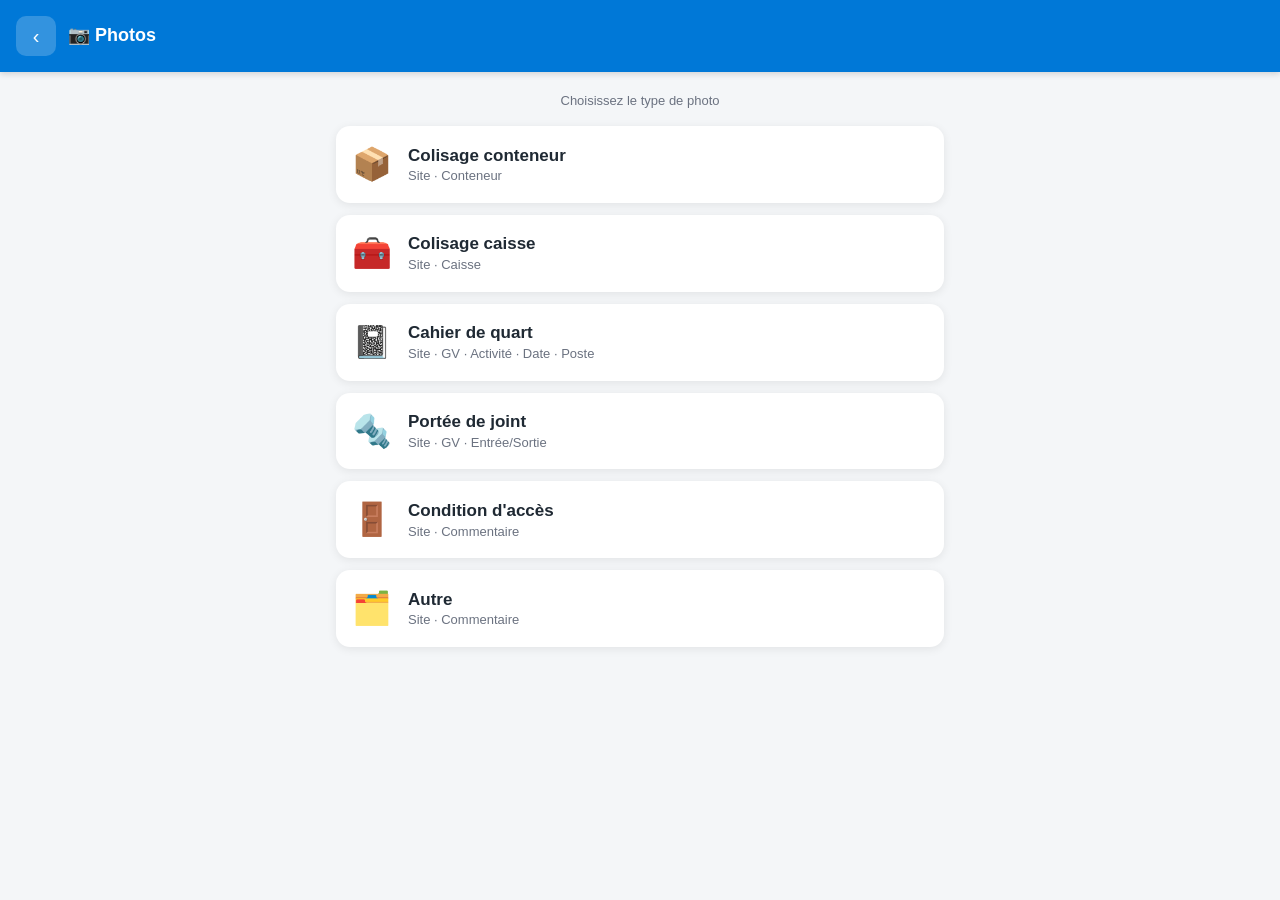
<file: photos.html>
<!DOCTYPE html>
<html lang="fr">
<head>
  <meta charset="UTF-8">
  <meta name="viewport" content="width=device-width, initial-scale=1.0">
  <title>Photos — PIGVS</title>
  <link rel="stylesheet" href="style.css">
  <style>
    .back-link { display:inline-block; margin:10px 0; text-decoration:none; color:#0078D7; font-weight:bold; }
  </style>
  <link rel="manifest" href="manifest.json">
  <meta name="theme-color" content="#0078D7">
  <link rel="apple-touch-icon" href="icon-192.png">
</head>
<body>
  <header class="app-header">
    <a class="back" href="index.html">‹</a>
    <h1>📷 Photos</h1>
  </header>
  <div class="container">
    <p class="info" style="color:var(--muted)">Choisissez le type de photo</p>

    <a class="card clickable" href="photo.html?type=colisage-conteneur"
       style="display:flex;align-items:center;gap:16px;text-decoration:none;color:inherit">
      <div style="font-size:32px">📦</div>
      <div><div style="font-size:17px;font-weight:700">Colisage conteneur</div>
      <div style="font-size:13px;color:var(--muted)">Site · Conteneur</div></div>
    </a>

    <a class="card clickable" href="photo.html?type=colisage-caisse"
       style="display:flex;align-items:center;gap:16px;text-decoration:none;color:inherit">
      <div style="font-size:32px">🧰</div>
      <div><div style="font-size:17px;font-weight:700">Colisage caisse</div>
      <div style="font-size:13px;color:var(--muted)">Site · Caisse</div></div>
    </a>

    <a class="card clickable" href="photo.html?type=cahier-quart"
       style="display:flex;align-items:center;gap:16px;text-decoration:none;color:inherit">
      <div style="font-size:32px">📓</div>
      <div><div style="font-size:17px;font-weight:700">Cahier de quart</div>
      <div style="font-size:13px;color:var(--muted)">Site · GV · Activité · Date · Poste</div></div>
    </a>

    <a class="card clickable" href="photo.html?type=portee-joint"
       style="display:flex;align-items:center;gap:16px;text-decoration:none;color:inherit">
      <div style="font-size:32px">🔩</div>
      <div><div style="font-size:17px;font-weight:700">Portée de joint</div>
      <div style="font-size:13px;color:var(--muted)">Site · GV · Entrée/Sortie</div></div>
    </a>

    <a class="card clickable" href="photo.html?type=condition-acces"
       style="display:flex;align-items:center;gap:16px;text-decoration:none;color:inherit">
      <div style="font-size:32px">🚪</div>
      <div><div style="font-size:17px;font-weight:700">Condition d'accès</div>
      <div style="font-size:13px;color:var(--muted)">Site · Commentaire</div></div>
    </a>

    <a class="card clickable" href="photo.html?type=autre"
       style="display:flex;align-items:center;gap:16px;text-decoration:none;color:inherit">
      <div style="font-size:32px">🗂️</div>
      <div><div style="font-size:17px;font-weight:700">Autre</div>
      <div style="font-size:13px;color:var(--muted)">Site · Commentaire</div></div>
    </a>
  </div>
</body>
</html>
</file>
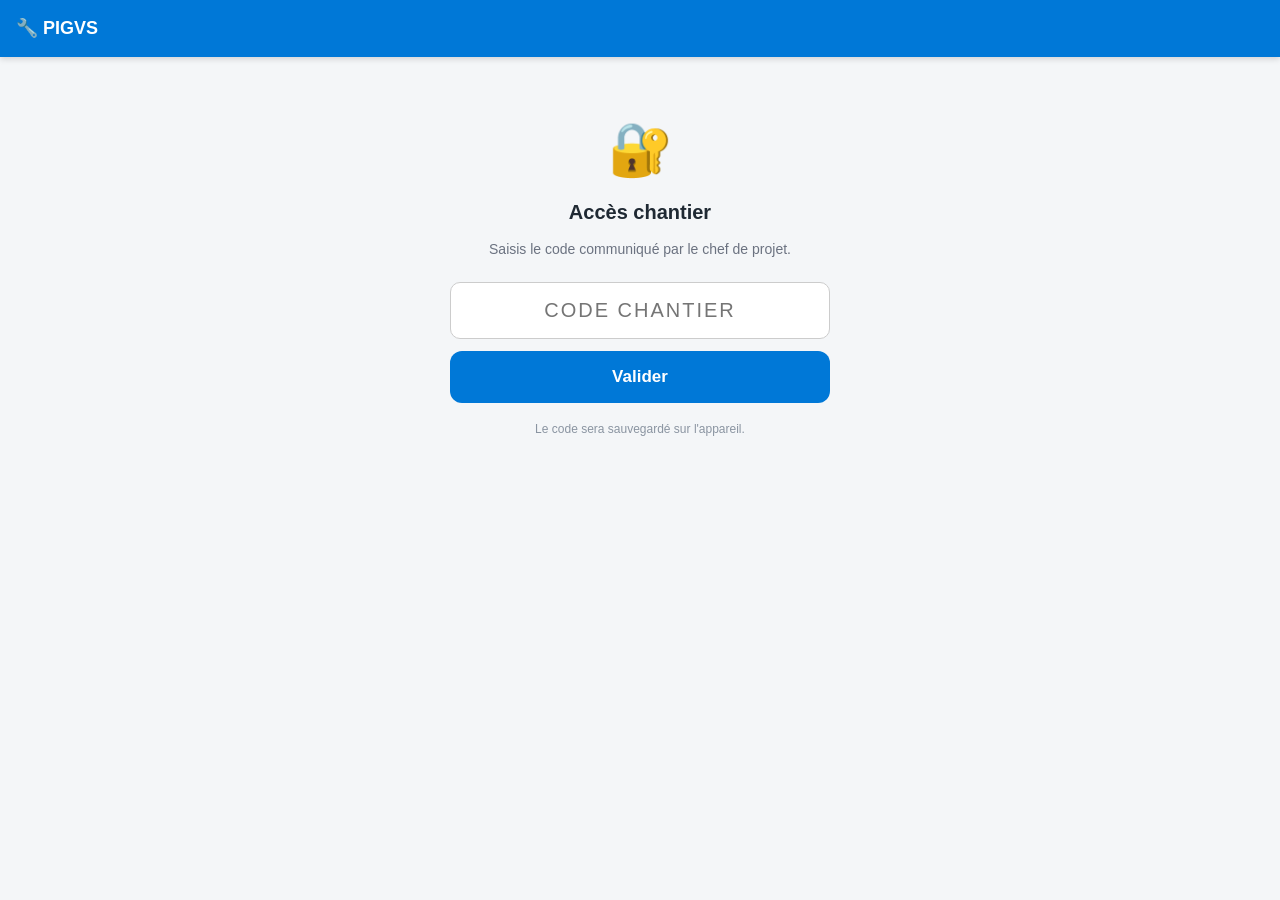
<file: quizz.html>
<!DOCTYPE html>
<html lang="fr">
<head>
<meta charset="UTF-8">
<meta name="viewport" content="width=device-width,initial-scale=1,viewport-fit=cover">
<title>Quizz procédures - PIGVS</title>
<link rel="manifest" href="manifest.json">
<meta name="theme-color" content="#0078d7">
<link rel="apple-touch-icon" href="icon-192.png">
<script src="pigvs-auth.js"></script>
<script>if(window.PIGVS_AUTH){PIGVS_AUTH.protegerPage();}</script>
<style>
:root{--blue:#0078d7;--dark:#003b71;--blue2:#0a5ca8;--green:#1f8a4c;--red:#c0392b;--orange:#e8a33d;--bg:#f4f6f9;--card:#fff;--text:#1c2430;--muted:#687788;--line:#dce3ea}
*{box-sizing:border-box;-webkit-tap-highlight-color:transparent}body{margin:0;font:16px/1.45 system-ui,-apple-system,"Segoe UI",sans-serif;background:var(--bg);color:var(--text)}
header{position:sticky;top:0;z-index:10;display:flex;align-items:center;gap:10px;padding:calc(12px + env(safe-area-inset-top)) 14px 12px;background:var(--blue);color:#fff}header h1{font-size:17px;margin:0;flex:1}.hbtn{border:0;border-radius:8px;padding:9px 11px;background:#ffffff2b;color:#fff;font-weight:700;cursor:pointer}.user{max-width:145px;overflow:hidden;text-overflow:ellipsis;white-space:nowrap}
main{max-width:760px;margin:auto;padding:16px 16px calc(30px + env(safe-area-inset-bottom))}.card{background:var(--card);border:1px solid var(--line);border-radius:13px;padding:16px;margin-bottom:14px;box-shadow:0 1px 4px #1020380d}h2{font-size:17px;margin:0 0 11px}.sub{font-size:14px;color:var(--muted);margin:0 0 14px}.hide{display:none!important}
.tabs{display:flex;gap:8px;margin-bottom:14px}.tab{flex:1;border:2px solid var(--line);border-radius:10px;background:#fff;color:var(--muted);padding:11px;font-weight:700}.tab.on{border-color:var(--blue2);background:#edf6ff;color:var(--dark)}
input,select{width:100%;padding:13px;border:2px solid var(--line);border-radius:10px;background:#fff;color:inherit;font:inherit}input:focus,select:focus{outline:0;border-color:var(--blue2)}label{display:block;margin:0 0 6px;font-weight:700;font-size:13px;color:#46576a}.grid{display:grid;gap:12px}.avatars{display:flex;flex-wrap:wrap;gap:8px;justify-content:center;margin:13px 0}.avatar{width:45px;height:45px;border:2px solid var(--line);border-radius:50%;background:#fff;font-size:22px}.avatar.on{border-color:var(--blue);background:#edf6ff}
.primary,.secondary,.danger{display:block;width:100%;border:0;border-radius:11px;padding:14px;font:inherit;font-weight:700;cursor:pointer}.primary{background:var(--dark);color:#fff}.primary:disabled{opacity:.45}.secondary{background:#fff;color:var(--dark);border:2px solid var(--dark);margin-top:9px}.danger{background:#fff0ef;color:var(--red);margin-top:9px}.error{color:var(--red);font-size:13px;margin-top:8px}.notice{padding:12px;border-left:4px solid var(--blue);border-radius:8px;background:#edf6ff;font-size:14px}
.stats{display:grid;grid-template-columns:repeat(3,1fr);gap:8px}.stat{text-align:center;background:#f7f9fb;border-radius:10px;padding:11px 5px}.stat b{display:block;font-size:22px;color:var(--dark)}.stat span{font-size:11px;color:var(--muted)}
.themes{display:grid;gap:9px}.theme{display:flex;gap:12px;align-items:center;width:100%;padding:13px;border:2px solid var(--line);border-radius:11px;background:#fff;text-align:left;color:inherit}.theme.on{border-color:var(--blue2);background:#edf6ff}.ico{flex:0 0 42px;height:42px;border-radius:10px;display:grid;place-items:center;background:var(--dark);color:#fff;font-size:12px;font-weight:800}.theme b{display:block}.theme small{display:block;color:var(--muted)}
.formrow{margin-bottom:13px}.loading{display:flex;align-items:center;gap:9px;color:var(--muted);font-size:14px}.spin{width:19px;height:19px;border:3px solid #cbd5df;border-top-color:var(--blue);border-radius:50%;animation:s .7s linear infinite}@keyframes s{to{transform:rotate(360deg)}}
.bar{height:7px;background:#dfe6ed;border-radius:99px;overflow:hidden;margin-bottom:12px}.bar i{display:block;height:100%;background:var(--blue2);transition:.2s}.meta{display:flex;justify-content:space-between;color:var(--muted);font-size:13px;margin-bottom:9px}.tag{display:inline-block;background:#eef2f6;color:#536374;border-radius:6px;padding:4px 8px;font-size:12px;margin-bottom:10px}.question{font-size:18px;font-weight:700;margin:0 0 14px}.answers{display:grid;gap:9px}.answer{display:flex;gap:10px;align-items:flex-start;width:100%;padding:13px;border:2px solid var(--line);border-radius:10px;background:#fff;text-align:left;color:inherit;font:inherit}.letter{flex:0 0 27px;height:27px;border-radius:50%;display:grid;place-items:center;background:#eef2f6;font-size:13px;font-weight:800}.answer.ok{border-color:var(--green);background:#eaf7ef}.answer.ok .letter{background:var(--green);color:#fff}.answer.ko{border-color:var(--red);background:#fdeeed}.answer.ko .letter{background:var(--red);color:#fff}.answer:disabled{color:inherit}.explain{margin-top:13px;padding:13px;border-left:4px solid var(--blue);border-radius:9px;background:#eef4f8;font-size:14px}.explain.ok{background:#eaf7ef;border-color:var(--green)}.explain.ko{background:#fdeeed;border-color:var(--red)}.source{display:block;color:var(--muted);font-size:12px;margin-top:7px}.gain{float:right;color:var(--green);font-weight:800}.streak{color:var(--orange);font-weight:800}
.result{text-align:center}.result .big{font-size:48px;font-weight:800;color:var(--dark)}.result .points{font-size:19px;color:var(--orange);font-weight:800}.recap{display:grid;gap:8px}.item{padding:10px;border-left:3px solid var(--green);border-radius:8px;background:#f7f9fb;font-size:14px}.item.ko{border-color:var(--red)}.item small{display:block;color:var(--muted);margin-top:4px}
.rankrow{display:flex;gap:10px;align-items:center;padding:10px;border-radius:9px;background:#f7f9fb;margin-bottom:7px}.rankrow.me{outline:1px solid var(--blue);background:#edf6ff}.rank{width:30px;text-align:center;font-weight:800}.rname{flex:1;font-weight:700}.rname small{display:block;color:var(--muted);font-weight:400}.rpts{font-weight:800;color:var(--dark)}footer{text-align:center;color:var(--muted);font-size:12px;padding:0 14px 24px}
@media(max-width:480px){.user{max-width:105px}.stats{grid-template-columns:repeat(3,1fr)}}
</style>
</head>
<body>
<header><button class="hbtn" id="back">◀ Accueil</button><h1>Quizz procédures</h1><button class="hbtn user hide" id="userBtn"></button></header>
<main>
<section id="fatal" class="card hide"><h2>Impossible de charger les quizz</h2><div id="fatalText" class="notice"></div></section>

<section id="pseudoScreen" class="hide">
 <div class="card"><h2>Choisissez votre pseudo</h2><p class="sub">Utilisez un pseudo, pas votre nom. Il sera conservé uniquement sur cet appareil pour vos points et badges.</p>
 <label for="pseudo">Pseudo</label><input id="pseudo" maxlength="14" placeholder="Ex. LANCE-42" autocomplete="off"><div id="avatars" class="avatars"></div><div id="pseudoErr" class="error hide"></div><button id="savePseudo" class="primary">Valider</button></div>
</section>

<section id="homeScreen" class="hide">
 <div class="tabs"><button id="quizTab" class="tab on">🎯 Quizz</button><button id="rankTab" class="tab">🏆 Classement local</button></div>
 <div id="quizPane">
  <div class="card"><h2>Vos résultats</h2><div class="stats"><div class="stat"><b id="totalPts">0</b><span>points</span></div><div class="stat"><b id="totalQuiz">0</b><span>quizz</span></div><div class="stat"><b id="average">-</b><span>réussite</span></div></div></div>
  <div class="card"><h2>Nouveau quizz</h2><p class="sub">Choisissez un thème, puis une procédure précise ou toutes les procédures du thème.</p><div id="themes" class="themes"></div>
   <div id="procedureBox" class="formrow hide" style="margin-top:14px"><label for="procedure">Procédure</label><select id="procedure"></select></div>
   <div id="loadStatus" class="loading hide"><span class="spin"></span><span>Chargement de la banque…</span></div>
   <button id="start" class="primary" disabled>Commencer le quizz</button>
  </div>
  <div class="card"><h2>Barème</h2><p class="sub" style="margin:0">10 points par bonne réponse, +5 à partir de 3 bonnes réponses consécutives, et +30 pour un sans-faute.</p></div>
 </div>
 <div id="rankPane" class="hide"><div class="card"><h2>Classement de cet appareil</h2><p class="sub">Ce classement reste local au téléphone ou à l'ordinateur utilisé.</p><div id="ranking"></div></div></div>
</section>

<section id="quizScreen" class="hide">
 <div class="bar"><i id="progress"></i></div><div class="meta"><span id="counter"></span><span id="liveScore"></span></div>
 <div class="card"><span id="qtag" class="tag"></span><p id="qtext" class="question"></p><div id="answers" class="answers"></div><div id="explain" class="explain hide"></div></div>
 <button id="next" class="primary hide">Question suivante</button>
</section>

<section id="resultScreen" class="hide"><div class="card result"><div id="resultNote" class="big"></div><div id="resultText" class="sub"></div><div id="resultPoints" class="points"></div></div><div class="card"><h2>Détail</h2><div id="recap" class="recap"></div></div><button id="again" class="primary">Nouveau quizz, même sélection</button><button id="menu" class="secondary">Changer de thème ou procédure</button></section>
</main>
<footer>Usage interne. Seules les procédures approuvées font foi.</footer>
<script>
'use strict';
const INDEX_URL='Data-quizz/index.json';
const NB_QUESTIONS=10, STORE='pigvs_quizz_v2', AVATARS=['🔧','⚙️','🛠️','🔩','📡','🚿','🧰','⚡','🦺','🎯'];
const THEME_INFO={ETV:{label:'ETV',desc:'Examens télévisuels',icon:'ETV'},Lancage:{label:'Lançage',desc:'Procédures SLA',icon:'SLA'},PIGVS:{label:'Commun',desc:'Documents PIGVS',icon:'PIG'},ALL:{label:'Indifférent',desc:'Toutes les procédures',icon:'ALL'}};
let manifest={},bank=[],selectedTheme='',selectedProcedure='ALL',questions=[],qpos=0,good=0,points=0,streak=0,answersLog=[],locked=false,avatar=AVATARS[0],db=loadDb(),me=null;
const $=id=>document.getElementById(id);
function loadDb(){try{return JSON.parse(localStorage.getItem(STORE))||{pseudo:null,players:{}}}catch(e){return{pseudo:null,players:{}}}}
function saveDb(){localStorage.setItem(STORE,JSON.stringify(db))}
function player(name){if(!db.players[name])db.players[name]={pseudo:name,avatar,pts:0,quiz:0,good:0,total:0,best:0};return db.players[name]}
function show(n){['pseudoScreen','homeScreen','quizScreen','resultScreen'].forEach(id=>$(id).classList.toggle('hide',id!==n));$('userBtn').classList.toggle('hide',!me||n==='pseudoScreen');scrollTo(0,0)}
function fail(msg){['pseudoScreen','homeScreen','quizScreen','resultScreen'].forEach(id=>$(id).classList.add('hide'));$('fatal').classList.remove('hide');$('fatalText').innerHTML=msg}
function esc(s){return String(s).replace(/[&<>"']/g,c=>({'&':'&amp;','<':'&lt;','>':'&gt;','"':'&quot;',"'":'&#39;'}[c]))}
function shuffled(a){a=a.slice();for(let i=a.length-1;i;i--){const j=Math.floor(Math.random()*(i+1));[a[i],a[j]]=[a[j],a[i]]}return a}
function entriesFor(theme){if(theme==='ALL')return Object.keys(THEME_INFO).filter(k=>k!=='ALL').flatMap(k=>manifest[k]||[]);return manifest[theme]||[]}
function normalizePath(path){path=String(path||'').replace(/\\/g,'/').replace(/^\.\//,'');if(path.toLowerCase().startsWith('data-quizz/'))return path;return 'Data-quizz/'+path.replace(/^\//,'')}
async function getJson(url){const r=await fetch(url+'?v='+Date.now());if(!r.ok)throw Error(url+' : HTTP '+r.status);return r.json()}
async function boot(){
 try{manifest=await getJson(INDEX_URL);validateManifest();renderThemes();renderAvatars();if(db.pseudo){me=player(db.pseudo);avatar=me.avatar||avatar;openHome()}else show('pseudoScreen')}
 catch(e){fail('<b>'+esc(e.message)+'</b><br>Vérifiez la présence de <code>'+INDEX_URL+'</code>, les noms de dossiers et les chemins du fichier index.')}
}
function validateManifest(){if(!manifest||typeof manifest!=='object')throw Error('Le fichier index.json est invalide.');['ETV','Lancage','PIGVS'].forEach(k=>{if(!Array.isArray(manifest[k]))manifest[k]=[]});if(!entriesFor('ALL').length)throw Error('Aucune procédure n’est déclarée dans index.json.')}
function renderAvatars(){$('avatars').innerHTML=AVATARS.map((a,i)=>'<button class="avatar '+(i===0?'on':'')+'" data-a="'+a+'">'+a+'</button>').join('');document.querySelectorAll('.avatar').forEach(b=>b.onclick=()=>{document.querySelectorAll('.avatar').forEach(x=>x.classList.remove('on'));b.classList.add('on');avatar=b.dataset.a})}
$('savePseudo').onclick=()=>{const p=$('pseudo').value.trim().replace(/\s+/g,' ');if(p.length<3||p.length>14){$('pseudoErr').textContent='Le pseudo doit contenir de 3 à 14 caractères.';$('pseudoErr').classList.remove('hide');return}if(!/^[A-Za-z0-9À-ÿ _-]+$/.test(p)){$('pseudoErr').textContent='Utilisez uniquement lettres, chiffres, espace, tiret ou underscore.';$('pseudoErr').classList.remove('hide');return}$('pseudoErr').classList.add('hide');db.pseudo=p;me=player(p);me.avatar=avatar;saveDb();openHome()};
function openHome(){updateStats();$('userBtn').textContent=(me.avatar||'🔧')+' '+me.pseudo;show('homeScreen')}
function updateStats(){$('totalPts').textContent=me.pts;$('totalQuiz').textContent=me.quiz;$('average').textContent=me.total?Math.round(me.good/me.total*100)+'%':'-'}
function count(theme){return entriesFor(theme).reduce((s,p)=>s+Number(p.nbQuestions||0),0)}
function renderThemes(){const order=['ETV','Lancage','PIGVS','ALL'];$('themes').innerHTML=order.map(k=>{const t=THEME_INFO[k];return '<button class="theme" data-theme="'+k+'"><span class="ico">'+t.icon+'</span><span><b>'+t.label+'</b><small>'+t.desc+' · '+count(k)+' questions déclarées</small></span></button>'}).join('');document.querySelectorAll('.theme').forEach(b=>b.onclick=()=>chooseTheme(b.dataset.theme,b))}
function chooseTheme(k,b){selectedTheme=k;selectedProcedure='ALL';bank=[];document.querySelectorAll('.theme').forEach(x=>x.classList.remove('on'));b.classList.add('on');const list=entriesFor(k);$('procedure').innerHTML='<option value="ALL">Toutes les procédures ('+list.length+')</option>'+list.map((p,i)=>'<option value="'+i+'">'+esc((p.description?p.description+' - ':'')+p.nom+' '+(p.version||''))+' ('+(p.nbQuestions||'?')+')</option>').join('');$('procedureBox').classList.remove('hide');$('start').disabled=false}
$('procedure').onchange=()=>{selectedProcedure=$('procedure').value;bank=[]};
async function loadSelection(){const all=entriesFor(selectedTheme),chosen=selectedProcedure==='ALL'?all:[all[Number(selectedProcedure)]];if(!chosen.length)throw Error('Aucune procédure disponible pour cette sélection.');$('loadStatus').classList.remove('hide');$('start').disabled=true;try{const files=await Promise.all(chosen.map(p=>getJson(normalizePath(p.fichier))));const merged=files.flat();merged.forEach((q,i)=>{if(!q||!Array.isArray(q.o)||q.o.length<2||!Number.isInteger(q.a)||q.a<0||q.a>=q.o.length)throw Error('Question invalide dans '+chosen.map(x=>x.nom).join(', ')+' (position '+(i+1)+').')});bank=merged;if(bank.length<NB_QUESTIONS)throw Error('La sélection ne contient que '+bank.length+' questions, il en faut au moins '+NB_QUESTIONS+'.');return bank}finally{$('loadStatus').classList.add('hide');$('start').disabled=false}}
$('start').onclick=async()=>{try{await loadSelection();startQuiz()}catch(e){alert('Chargement impossible : '+e.message)}};
function startQuiz(){questions=shuffled(bank).slice(0,NB_QUESTIONS).map(q=>{const correct=q.o[q.a],opts=shuffled(q.o);return Object.assign({},q,{opts,correctIndex:opts.indexOf(correct)})});qpos=good=points=streak=0;answersLog=[];show('quizScreen');renderQuestion()}
function renderQuestion(){locked=false;const q=questions[qpos];$('progress').style.width=(qpos/questions.length*100)+'%';$('counter').textContent='Question '+(qpos+1)+' / '+questions.length;live();$('qtag').textContent=(q.theme||selectedTheme)+' · '+(q.doc||'')+' '+(q.ref||'');$('qtext').textContent=q.q;$('explain').className='explain hide';$('next').classList.add('hide');$('answers').innerHTML=q.opts.map((o,i)=>'<button class="answer" data-i="'+i+'"><span class="letter">'+'ABCD'[i]+'</span><span>'+esc(o)+'</span></button>').join('');document.querySelectorAll('.answer').forEach(b=>b.onclick=()=>reply(Number(b.dataset.i)))}
function live(){$('liveScore').innerHTML=points+' pts'+(streak>=3?' <span class="streak">🔥 '+streak+'</span>':'')}
function reply(choice){if(locked)return;locked=true;const q=questions[qpos],ok=choice===q.correctIndex;let gain=0;if(ok){good++;streak++;gain=10+(streak>=3?5:0);points+=gain}else streak=0;answersLog.push({q,choice,ok});document.querySelectorAll('.answer').forEach(b=>{const i=Number(b.dataset.i);b.disabled=true;if(i===q.correctIndex)b.classList.add('ok');else if(i===choice)b.classList.add('ko')});const e=$('explain');e.className='explain '+(ok?'ok':'ko');e.innerHTML=(ok?'<span class="gain">+'+gain+' pts</span>':'')+'<b>'+(ok?'✔ Bonne réponse':'✘ Réponse incorrecte')+'</b><br>'+esc(q.e||'')+'<span class="source">Source : '+esc(q.doc||'')+' - '+esc(q.ref||'')+'</span>';live();$('progress').style.width=((qpos+1)/questions.length*100)+'%';$('next').textContent=qpos===questions.length-1?'Voir le résultat':'Question suivante';$('next').classList.remove('hide')}
$('next').onclick=()=>{qpos++;if(qpos<questions.length)renderQuestion();else finish()};
function finish(){const perfect=good===questions.length;if(perfect)points+=30;me.pts+=points;me.quiz++;me.good+=good;me.total+=questions.length;me.best=Math.max(me.best||0,points);saveDb();$('resultNote').textContent=good+'/'+questions.length;$('resultText').textContent=good>=8?'Très bon niveau - connaissances maîtrisées.':good>=5?'Niveau correct - quelques points sont à revoir.':'Relisez les procédures concernées avant intervention.';$('resultPoints').textContent='+'+points+' points'+(perfect?' · sans-faute 🎯':'');$('recap').innerHTML=answersLog.map((r,i)=>'<div class="item '+(r.ok?'':'ko')+'"><b>'+(r.ok?'✔':'✘')+' '+(i+1)+'. '+esc(r.q.q)+'</b><small>'+(r.ok?'':'Bonne réponse : '+esc(r.q.opts[r.q.correctIndex])+' · ')+esc(r.q.doc||'')+' '+esc(r.q.ref||'')+'</small></div>').join('');show('resultScreen')}
$('again').onclick=()=>startQuiz();$('menu').onclick=()=>openHome();
$('quizTab').onclick=()=>{$('quizTab').classList.add('on');$('rankTab').classList.remove('on');$('quizPane').classList.remove('hide');$('rankPane').classList.add('hide')};$('rankTab').onclick=()=>{$('rankTab').classList.add('on');$('quizTab').classList.remove('on');$('rankPane').classList.remove('hide');$('quizPane').classList.add('hide');renderRanking()};
function renderRanking(){const rows=Object.values(db.players).sort((a,b)=>b.pts-a.pts||b.quiz-a.quiz);$('ranking').innerHTML=rows.length?rows.map((p,i)=>'<div class="rankrow '+(p.pseudo===me.pseudo?'me':'')+'"><span class="rank">'+(i===0?'🥇':i===1?'🥈':i===2?'🥉':i+1)+'</span><span>'+(p.avatar||'🔧')+'</span><span class="rname">'+esc(p.pseudo)+'<small>'+p.quiz+' quizz · '+(p.total?Math.round(p.good/p.total*100):0)+' %</small></span><span class="rpts">'+p.pts+' pts</span></div>').join(''):'<p class="sub">Aucun résultat.</p>'}
$('userBtn').onclick=()=>{$('pseudo').value=db.pseudo||'';show('pseudoScreen')};
$('back').onclick=()=>{if(!$('quizScreen').classList.contains('hide')&&!confirm('Quitter le quizz en cours ?'))return;location.href='index.html'};
if('serviceWorker'in navigator)addEventListener('load',()=>navigator.serviceWorker.register('service-worker.js').catch(()=>{}));
boot();
</script>
</body>
</html>
</file>
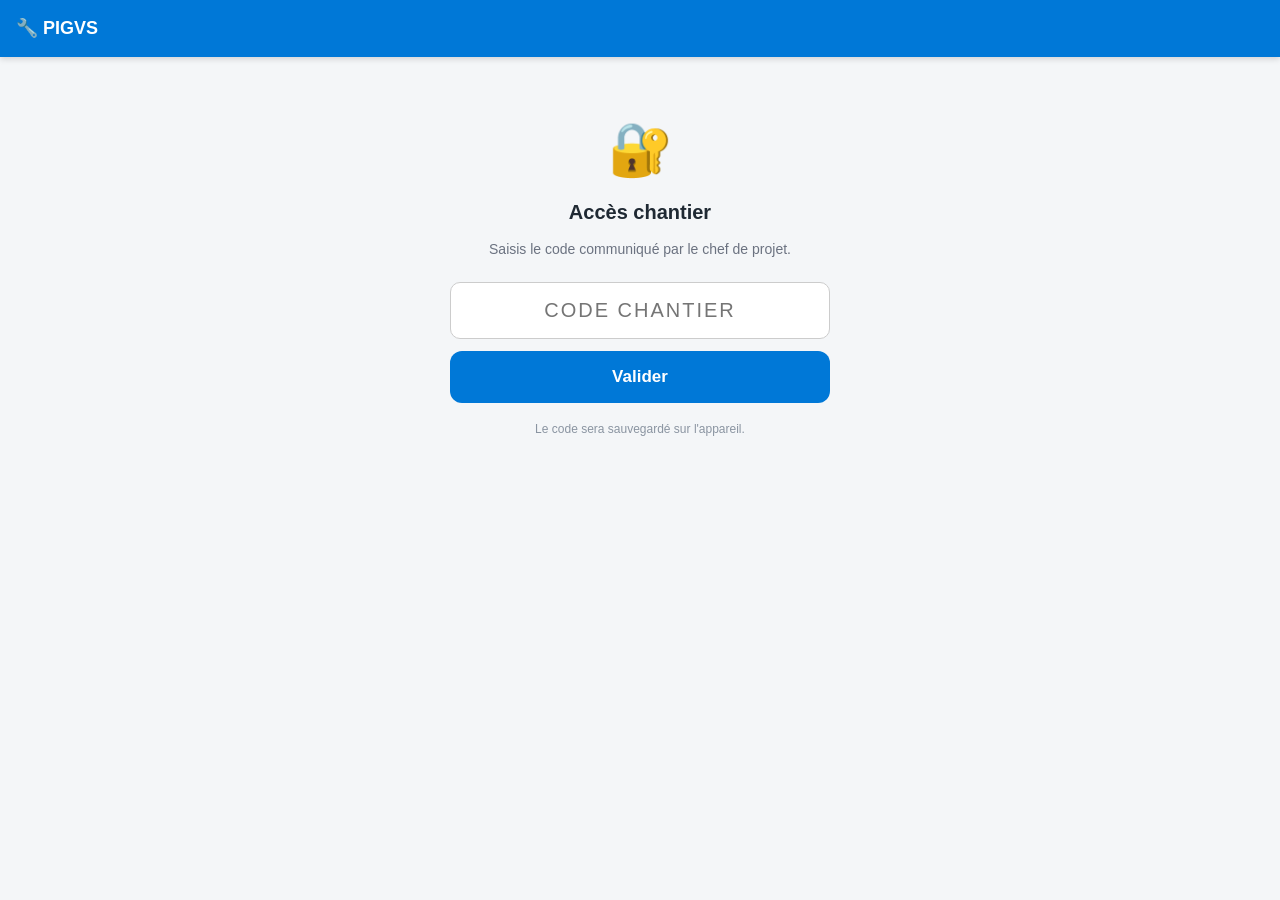
<file: rex.html>
<!DOCTYPE html>
<html lang="fr">
<head>
  <meta charset="UTF-8">
  <meta name="viewport" content="width=device-width, initial-scale=1.0">
  <title>Retour d'expérience — PIGVS</title>
  <link rel="stylesheet" href="style.css">
  <link rel="manifest" href="manifest.json">
  <meta name="theme-color" content="#0078D7">
  <link rel="apple-touch-icon" href="icon-192.png">
  <style>
    .field-group { margin-bottom:14px; }
    .field-group label { display:block; font-weight:700; margin-bottom:6px; font-size:15px; }
    .field-group .req { color:#d93838; }
    input, select, textarea { width:100%; padding:12px; font-size:16px; border-radius:8px;
      border:1px solid #ccc; box-sizing:border-box; }
    textarea { min-height:110px; resize:vertical; }
    .btn { width:100%; padding:16px; font-size:17px; font-weight:700; border:none; border-radius:12px;
      background:#1f9d55; color:#fff; cursor:pointer; margin-top:6px; }
    .btn:disabled { opacity:.5; }
    .field-wrap { position:relative; }
    .dropdown { position:absolute; top:100%; left:0; right:0; background:#fff; border:1px solid #ccc;
      border-radius:8px; max-height:200px; overflow-y:auto; z-index:60; display:none;
      box-shadow:0 6px 16px rgba(0,0,0,.14); }
    .dropdown div { padding:11px 12px; font-size:15px; cursor:pointer; border-bottom:1px solid #f0f0f0; }
    .dropdown div:hover { background:#e7f0fb; }
    .status { text-align:center; font-size:14px; font-weight:700; padding:12px; border-radius:12px; margin-top:10px; display:none; }
    .status.ok { display:block; background:#e4f6ec; color:#1f9d55; }
    .status.info { display:block; background:#e7f0fb; color:#083f78; }
    .status.erreur { display:block; background:#fdecec; color:#d93838; }
  </style>
<script src="pigvs-auth.js"></script>
<script>PIGVS_AUTH.protegerPage();</script>
</head>
<body>
  <header class="app-header">
    <a class="back" href="index.html">‹</a>
    <h1>💬 Retour d'expérience</h1>
  </header>
  <div class="container">
    <p class="info">* champs obligatoires</p>

    <div class="field-group">
      <label>Site <span class="req">*</span></label>
      <div class="field-wrap">
        <input type="text" id="site" autocomplete="off" spellcheck="false" placeholder="Rechercher un site…">
        <div id="siteList" class="dropdown"></div>
      </div>
    </div>

    <div class="field-group">
      <label>Type de GV</label>
      <input type="text" id="gv" placeholder="(à préciser ultérieurement)">
    </div>

    <div class="field-group">
      <label>Activité <span class="req">*</span></label>
      <select id="activite">
        <option value="">— choisir —</option>
        <option>Lançage</option><option>ETV</option><option>PIGVS</option>
      </select>
    </div>

    <div class="field-group">
      <label>Thème <span class="req">*</span></label>
      <select id="theme">
        <option value="">— choisir —</option>
        <option>Technique</option><option>Documentaire</option><option>Organisationnel</option>
        <option>Proposition d'amélioration</option><option>Autre</option>
      </select>
    </div>

    <div class="field-group">
      <label>Description du REX <span class="req">*</span></label>
      <textarea id="description" placeholder="Décrire le retour d'expérience à prendre en compte…"></textarea>
    </div>

    <div class="field-group">
      <label>Nom de l'opérateur <span class="req">*</span></label>
      <input type="text" id="operateur" placeholder="Votre nom">
    </div>

    <button class="btn" id="sendBtn">Envoyer le REX 📤</button>
    <div id="status" class="status"></div>
  </div>

<script src="pigvs-chantier.js"></script>
<script src="pigvs-auth.js"></script>
<script src="pigvs-envoi.js"></script>
<script>
const siteInput=document.getElementById('site');
const siteList=document.getElementById('siteList');
const status=document.getElementById('status');
const sendBtn=document.getElementById('sendBtn');
let sites=[];

function normalize(s){ return (s||'').toLowerCase().normalize("NFD").replace(/[\u0300-\u036f]/g,""); }
function setStatus(cls,msg){ status.className="status "+cls; status.textContent=msg; }

fetch('sites.json').then(r=>r.json()).then(l=>{ sites=l; }).catch(()=>{});
siteInput.addEventListener('focus', ()=>showSites(''));
siteInput.addEventListener('input', ()=>showSites(siteInput.value));
function showSites(filter){
  const val=normalize(filter);
  const res=sites.filter(s=>normalize(s).includes(val)).slice(0,100);
  siteList.innerHTML = res.length ? res.map(s=>`<div>${s}</div>`).join('') : "<div>Aucun résultat</div>";
  siteList.querySelectorAll('div').forEach(d=>d.addEventListener('mousedown',ev=>{
    ev.preventDefault(); siteInput.value=d.textContent.trim(); siteList.style.display='none';
  }));
  siteList.style.display='block';
}
document.addEventListener('click', e=>{ if(!e.target.closest('.field-wrap')) siteList.style.display='none'; });

if (window.PIGVS) {
  PIGVS.loadChantiers().then(function(){ PIGVS.prefillSite(siteInput); });
}

/* ============ ENVOI HTTP ============ */
sendBtn.addEventListener('click', async ()=>{
  const site=siteInput.value.trim();
  const gv=document.getElementById('gv').value.trim();
  const activite=document.getElementById('activite').value;
  const theme=document.getElementById('theme').value;
  const description=document.getElementById('description').value.trim();
  const operateur=document.getElementById('operateur').value.trim();

  if(!site||!activite||!theme||!description||!operateur){
    setStatus('erreur',"⚠️ Remplis tous les champs obligatoires (*)."); return;
  }

  sendBtn.disabled=true;
  setStatus('info','⏳ Envoi en cours…');

  const res = await PIGVS_ENVOI.envoyer({
    type  : "REX",
    path  : "",
    champs: {
      "Site":site, "GV":gv||"N/C", "Activite":activite,
      "Theme":theme, "Description":description, "Operateur":operateur
    },
    photos: []
  });

  if(res.ok){
    setStatus('ok',"✅ REX envoyé, merci !");
    document.getElementById('description').value="";
    document.getElementById('gv').value="";
    setTimeout(()=>{ sendBtn.disabled=false; }, 1500);
  } else {
    setStatus('erreur',"❌ "+res.msg);
    sendBtn.disabled=false;
  }
});
</script>
</body>
</html>
</file>
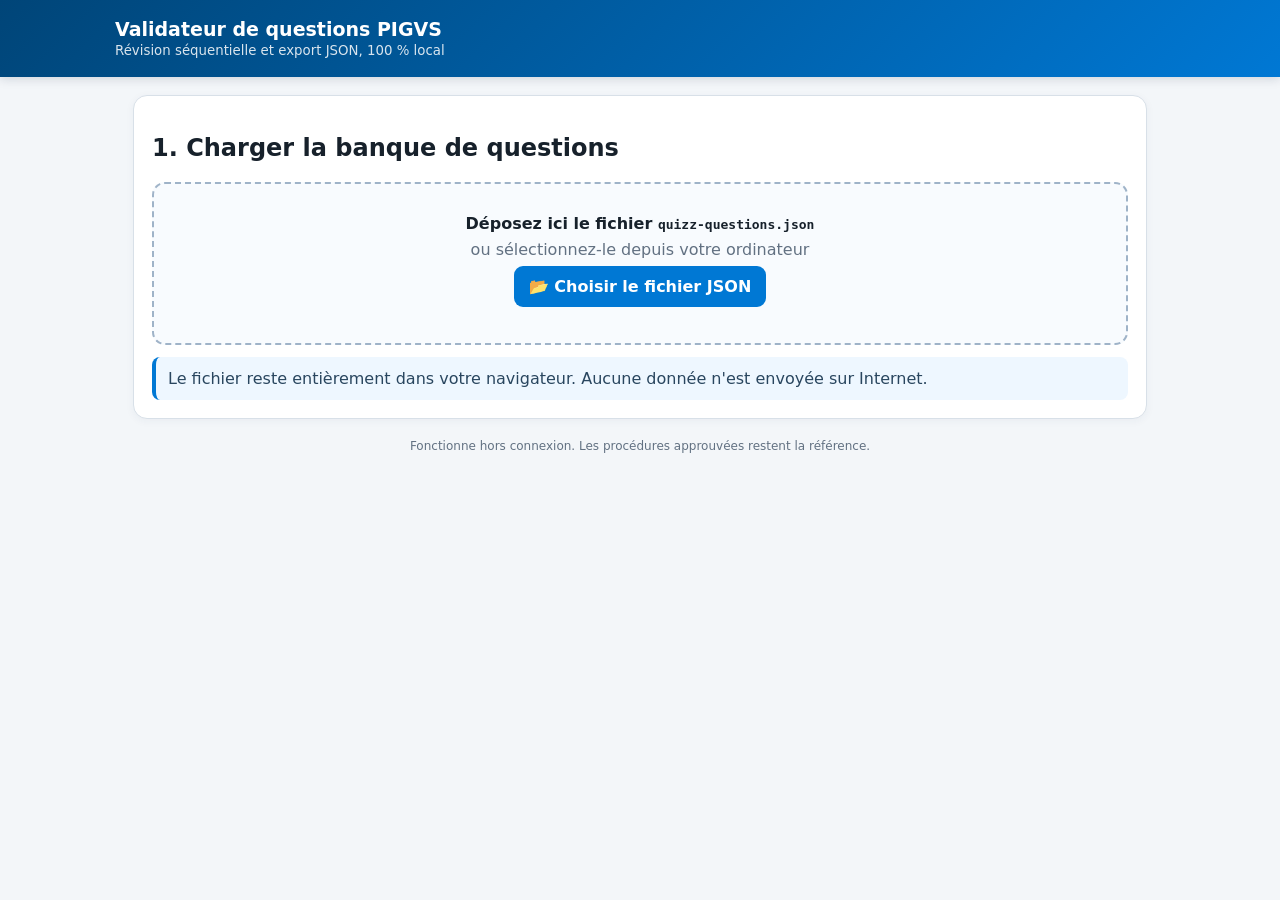
<file: validateur-questions.html>
<!doctype html>
<html lang="fr">
<head>
<meta charset="utf-8">
<meta name="viewport" content="width=device-width,initial-scale=1,viewport-fit=cover">
<title>Validation de la banque de questions PIGVS</title>
<style>
:root{--blue:#0078d4;--blue2:#004578;--bg:#f3f6f9;--card:#fff;--text:#17212b;--muted:#627182;--line:#d8e0e8;--green:#16803c;--red:#b42318;--orange:#b54708}
*{box-sizing:border-box} body{margin:0;font-family:system-ui,-apple-system,"Segoe UI",sans-serif;background:var(--bg);color:var(--text)}
header{background:linear-gradient(135deg,var(--blue2),var(--blue));color:#fff;padding:18px 20px;position:sticky;top:0;z-index:10;box-shadow:0 2px 10px #001a3326}
header .wrap{max-width:1050px;margin:auto;display:flex;align-items:center;gap:14px} h1{font-size:19px;margin:0;flex:1} header small{opacity:.85}
main{max-width:1050px;margin:auto;padding:18px}.card{background:var(--card);border:1px solid var(--line);border-radius:14px;padding:18px;margin-bottom:15px;box-shadow:0 2px 8px #1e3a5f0d}
.grid{display:grid;gap:14px}.grid2{grid-template-columns:1fr 1fr}.grid4{grid-template-columns:repeat(4,1fr)}
label{display:block;font-size:13px;font-weight:700;color:#425466;margin:0 0 6px} input,select,textarea{width:100%;font:inherit;color:inherit;border:1px solid #b9c5d1;border-radius:9px;padding:11px;background:#fff} textarea{min-height:84px;resize:vertical} input:focus,select:focus,textarea:focus{outline:3px solid #0078d426;border-color:var(--blue)}
button,.button{border:0;border-radius:9px;padding:11px 15px;font:inherit;font-weight:700;cursor:pointer;display:inline-flex;align-items:center;justify-content:center;gap:7px;text-decoration:none}.primary{background:var(--blue);color:#fff}.secondary{background:#eaf3fb;color:var(--blue2)}.danger{background:#fff1f0;color:var(--red);border:1px solid #f3b7b1}.ghost{background:#fff;color:#45576a;border:1px solid var(--line)}button:disabled{opacity:.45;cursor:not-allowed}
.toolbar{display:flex;gap:9px;flex-wrap:wrap;align-items:center}.toolbar .spacer{flex:1}.drop{border:2px dashed #9fb3c8;border-radius:13px;padding:30px;text-align:center;background:#f8fbfe}.drop.drag{border-color:var(--blue);background:#eaf4ff}.drop input{display:none}.drop p{margin:7px 0;color:var(--muted)}
.stats{display:grid;grid-template-columns:repeat(4,1fr);gap:10px}.stat{background:#f7f9fb;border-radius:10px;padding:12px;text-align:center}.stat b{display:block;font-size:24px;color:var(--blue2)}.stat span{font-size:12px;color:var(--muted)}
.progress{height:8px;background:#e3e9ef;border-radius:99px;overflow:hidden}.progress i{display:block;height:100%;background:var(--blue);width:0;transition:.2s}.meta{display:flex;justify-content:space-between;gap:10px;margin:8px 0 0;font-size:13px;color:var(--muted)}
.answer{display:grid;grid-template-columns:42px 1fr auto;gap:8px;align-items:center;margin-bottom:9px}.answer .letter{width:36px;height:36px;border-radius:50%;background:#eaf3fb;color:var(--blue2);font-weight:800;display:grid;place-items:center}.correct{display:flex;align-items:center;gap:6px;font-size:12px;color:var(--green);font-weight:700;white-space:nowrap}.correct input{width:auto;accent-color:var(--green)}
.pill{display:inline-block;border-radius:99px;padding:4px 9px;background:#eef3f7;color:#4b5d70;font-size:12px;font-weight:700}.notice{border-left:4px solid var(--blue);background:#eef7ff;padding:12px;border-radius:8px;color:#29465f}.warning{border-left-color:var(--orange);background:#fff7ed}.ok{border-left-color:var(--green);background:#edf9f0}.deleted{border:1px solid #efb3ad;background:#fff7f6;color:var(--red);padding:10px;border-radius:9px;margin-top:10px}.hidden{display:none!important}
.list{max-height:360px;overflow:auto;border:1px solid var(--line);border-radius:10px}.row{display:grid;grid-template-columns:55px 1fr 105px;gap:9px;padding:9px 11px;border-bottom:1px solid #edf1f4;align-items:center;font-size:13px}.row:last-child{border:0}.row.current{background:#eaf4ff}.row.del{opacity:.5;text-decoration:line-through}.row button{padding:6px 8px;font-size:12px}.footer-note{font-size:12px;color:var(--muted);text-align:center;padding:5px 0 20px}
@media(max-width:720px){.grid2,.grid4,.stats{grid-template-columns:1fr}.answer{grid-template-columns:36px 1fr}.correct{grid-column:2}.row{grid-template-columns:48px 1fr}.row button{grid-column:2}.toolbar button,.toolbar .button{flex:1}header small{display:none}}
</style>
</head>
<body>
<header><div class="wrap"><div><h1>Validateur de questions PIGVS</h1><small>Révision séquentielle et export JSON, 100 % local</small></div></div></header>
<main>
<section id="loadCard" class="card">
  <h2>1. Charger la banque de questions</h2>
  <div id="drop" class="drop">
    <strong>Déposez ici le fichier <code>quizz-questions.json</code></strong>
    <p>ou sélectionnez-le depuis votre ordinateur</p>
    <label class="button primary" for="fileInput">📂 Choisir le fichier JSON</label>
    <input id="fileInput" type="file" accept="application/json,.json">
  </div>
  <div class="notice" style="margin-top:12px">Le fichier reste entièrement dans votre navigateur. Aucune donnée n'est envoyée sur Internet.</div>
</section>

<section id="setupCard" class="card hidden">
  <h2>2. Choisir la procédure à relire</h2>
  <div class="grid grid2">
    <div><label for="procedure">Procédure</label><select id="procedure"></select></div>
    <div><label for="order">Ordre de passage</label><select id="order"><option value="source">Ordre du fichier JSON</option><option value="id">Identifiant de question</option></select></div>
  </div>
  <div class="stats" style="margin-top:14px">
    <div class="stat"><b id="sTotal">0</b><span>questions dans la banque</span></div>
    <div class="stat"><b id="sProc">0</b><span>dans cette procédure</span></div>
    <div class="stat"><b id="sEdited">0</b><span>modifiées</span></div>
    <div class="stat"><b id="sDeleted">0</b><span>supprimées</span></div>
  </div>
  <button id="start" class="primary" style="margin-top:14px">▶ Commencer la relecture</button>
</section>

<section id="editor" class="hidden">
  <div class="card">
    <div class="toolbar"><span id="themePill" class="pill"></span><span id="docPill" class="pill"></span><span class="spacer"></span><button id="showList" class="ghost">☰ Liste</button></div>
    <div class="progress" style="margin-top:12px"><i id="bar"></i></div><div class="meta"><span id="counter"></span><span id="state"></span></div>
  </div>

  <div class="card">
    <div class="grid grid4">
      <div><label for="qid">ID</label><input id="qid"></div>
      <div><label for="qtheme">Thème</label><input id="qtheme"></div>
      <div style="grid-column:span 2"><label for="qdoc">Document</label><input id="qdoc"></div>
    </div>
    <div style="margin-top:12px"><label for="qref">Référence / paragraphe</label><input id="qref"></div>
    <div style="margin-top:12px"><label for="qq">Énoncé</label><textarea id="qq"></textarea></div>
    <div style="margin-top:12px"><label>Réponses, cochez la bonne réponse</label><div id="answers"></div></div>
    <div style="margin-top:12px"><label for="qe">Explication affichée après réponse</label><textarea id="qe"></textarea></div>
    <div id="deletedMsg" class="deleted hidden">Cette question est marquée pour suppression. Elle ne figurera pas dans le JSON exporté.</div>
  </div>

  <div class="card toolbar">
    <button id="prev" class="secondary">← Précédente</button>
    <button id="delete" class="danger">🗑 Supprimer</button>
    <button id="restore" class="secondary hidden">↩ Restaurer</button>
    <span class="spacer"></span>
    <button id="saveNext" class="primary">Enregistrer et suivante →</button>
  </div>

  <div id="listCard" class="card hidden"><h2>Questions de la procédure</h2><div id="questionList" class="list"></div></div>

  <div id="finishCard" class="card hidden">
    <h2>3. Relecture terminée</h2>
    <div class="notice ok">Les modifications sont prêtes. L'export conserve toutes les autres procédures de la banque et retire uniquement les questions marquées pour suppression.</div>
    <div class="toolbar" style="margin-top:14px">
      <button id="downloadAll" class="primary">⬇ Télécharger le JSON complet</button>
      <button id="downloadProc" class="secondary">⬇ JSON de cette procédure</button>
      <button id="restart" class="ghost">Revoir depuis le début</button>
    </div>
  </div>
</section>

<div class="footer-note">Fonctionne hors connexion. Les procédures approuvées restent la référence.</div>
</main>
<script>
'use strict';
let bank=[], originalText='', procIndexes=[], pos=0, selectedDoc='', deleted=new Set(), edited=new Set();
const $=id=>document.getElementById(id);
const fields=['qid','qtheme','qdoc','qref','qq','qe'];
const ansLetters=['A','B','C','D'];

function readFile(file){
 const r=new FileReader(); r.onload=()=>{
  try{const data=JSON.parse(r.result); if(!Array.isArray(data)) throw Error('Le JSON doit contenir un tableau de questions.');
   data.forEach((q,i)=>validateQuestion(q,i)); bank=data; originalText=r.result; afterLoad();
  }catch(e){alert('Fichier non valide : '+e.message)}
 }; r.readAsText(file,'utf-8');
}
function validateQuestion(q,i){
 if(!q||typeof q!=='object') throw Error('Question '+(i+1)+' invalide.');
 if(!Array.isArray(q.o)||q.o.length<2) throw Error('Question '+(i+1)+' : le champ o doit contenir au moins 2 réponses.');
 if(!Number.isInteger(q.a)||q.a<0||q.a>=q.o.length) throw Error('Question '+(i+1)+' : index de bonne réponse a invalide.');
}
function afterLoad(){
 $('loadCard').classList.add('hidden'); $('setupCard').classList.remove('hidden');
 const docs=[...new Set(bank.map(q=>String(q.doc||'Sans document')))];
 $('procedure').innerHTML=docs.map(d=>'<option>'+esc(d)+'</option>').join('');
 $('sTotal').textContent=bank.length; updateSetupStats();
}
function updateSetupStats(){
 selectedDoc=$('procedure').value;
 $('sProc').textContent=bank.filter(q=>String(q.doc||'Sans document')===selectedDoc).length;
 $('sEdited').textContent=edited.size; $('sDeleted').textContent=deleted.size;
}
$('procedure').onchange=updateSetupStats;
$('order').onchange=()=>{if(procIndexes.length){buildIndexes();pos=0;showQuestion()}};
$('start').onclick=()=>{selectedDoc=$('procedure').value;buildIndexes();pos=0;$('setupCard').classList.add('hidden');$('editor').classList.remove('hidden');showQuestion()};
function buildIndexes(){
 procIndexes=bank.map((q,i)=>({q,i})).filter(x=>String(x.q.doc||'Sans document')===selectedDoc);
 if($('order').value==='id') procIndexes.sort((x,y)=>String(x.q.id||'').localeCompare(String(y.q.id||''),undefined,{numeric:true}));
 procIndexes=procIndexes.map(x=>x.i);
}
function showQuestion(){
 if(!procIndexes.length) return;
 const bi=procIndexes[pos],q=bank[bi];
 $('qid').value=q.id||'';$('qtheme').value=q.theme||'';$('qdoc').value=q.doc||'';$('qref').value=q.ref||'';$('qq').value=q.q||'';$('qe').value=q.e||'';
 $('answers').innerHTML=q.o.map((o,i)=>`<div class="answer"><span class="letter">${ansLetters[i]||i+1}</span><input class="ans" data-i="${i}" value="${attr(o)}"><label class="correct"><input type="radio" name="correct" value="${i}" ${i===q.a?'checked':''}>Bonne</label></div>`).join('');
 $('themePill').textContent=q.theme||'Sans thème';$('docPill').textContent=q.doc||'Sans document';
 $('counter').textContent=`Question ${pos+1} / ${procIndexes.length}`;$('bar').style.width=((pos+1)/procIndexes.length*100)+'%';
 $('prev').disabled=pos===0;$('saveNext').textContent=pos===procIndexes.length-1?'Enregistrer et terminer':'Enregistrer et suivante →';
 const del=deleted.has(bi);$('deletedMsg').classList.toggle('hidden',!del);$('delete').classList.toggle('hidden',del);$('restore').classList.toggle('hidden',!del);
 $('state').textContent=del?'Supprimée':edited.has(bi)?'Modifiée':'Non modifiée';renderList();window.scrollTo({top:0,behavior:'smooth'});
}
function collect(){
 const bi=procIndexes[pos],q=bank[bi];
 const vals={id:$('qid').value.trim(),theme:$('qtheme').value.trim(),doc:$('qdoc').value.trim(),ref:$('qref').value.trim(),q:$('qq').value.trim(),e:$('qe').value.trim()};
 const opts=[...document.querySelectorAll('.ans')].map(x=>x.value.trim());
 const radio=document.querySelector('input[name="correct"]:checked');
 if(!vals.q) return alert('L’énoncé ne peut pas être vide.'),false;
 if(opts.some(x=>!x)) return alert('Chaque réponse doit être renseignée.'),false;
 if(!radio) return alert('Sélectionnez la bonne réponse.'),false;
 Object.assign(q,vals,{o:opts,a:Number(radio.value)}); edited.add(bi);updateSetupStats();return true;
}
$('saveNext').onclick=()=>{if(!collect())return;if(pos<procIndexes.length-1){pos++;showQuestion()}else{$('finishCard').classList.remove('hidden');$('finishCard').scrollIntoView({behavior:'smooth'})}};
$('prev').onclick=()=>{if(!collect())return;if(pos>0){pos--;showQuestion()}};
$('delete').onclick=()=>{if(confirm('Supprimer cette question du futur fichier JSON ?')){deleted.add(procIndexes[pos]);updateSetupStats();showQuestion()}};
$('restore').onclick=()=>{deleted.delete(procIndexes[pos]);updateSetupStats();showQuestion()};
$('showList').onclick=()=>{$('listCard').classList.toggle('hidden');renderList()};
function renderList(){if($('listCard').classList.contains('hidden'))return;$('questionList').innerHTML=procIndexes.map((bi,i)=>{const q=bank[bi];return `<div class="row ${i===pos?'current ':''}${deleted.has(bi)?'del':''}"><b>${esc(q.id||String(i+1))}</b><span>${esc(q.q||'Sans énoncé')}</span><button class="ghost" data-pos="${i}">Ouvrir</button></div>`}).join('');document.querySelectorAll('[data-pos]').forEach(b=>b.onclick=()=>{if(!collect())return;pos=Number(b.dataset.pos);showQuestion()})}
function exportJson(onlyProc){
 if(!collect())return;
 const out=bank.filter((q,i)=>!deleted.has(i)&&(!onlyProc||String(q.doc||'Sans document')===selectedDoc));
 const blob=new Blob([JSON.stringify(out,null,2)+'\n'],{type:'application/json;charset=utf-8'});const a=document.createElement('a');a.href=URL.createObjectURL(blob);
 const safe=selectedDoc.replace(/[^a-z0-9_-]+/gi,'_').replace(/^_+|_+$/g,'').slice(0,60);
 a.download=onlyProc?`questions_${safe||'procedure'}.json`:'quizz-questions-modifie.json';document.body.appendChild(a);a.click();a.remove();setTimeout(()=>URL.revokeObjectURL(a.href),1000);
}
$('downloadAll').onclick=()=>exportJson(false);$('downloadProc').onclick=()=>exportJson(true);$('restart').onclick=()=>{pos=0;$('finishCard').classList.add('hidden');showQuestion()};
$('fileInput').onchange=e=>{if(e.target.files[0])readFile(e.target.files[0])};
const drop=$('drop');['dragenter','dragover'].forEach(n=>drop.addEventListener(n,e=>{e.preventDefault();drop.classList.add('drag')}));['dragleave','drop'].forEach(n=>drop.addEventListener(n,e=>{e.preventDefault();drop.classList.remove('drag')}));drop.addEventListener('drop',e=>{if(e.dataTransfer.files[0])readFile(e.dataTransfer.files[0])});
function esc(s){return String(s).replace(/[&<>"']/g,c=>({'&':'&amp;','<':'&lt;','>':'&gt;','"':'&quot;',"'":'&#39;'}[c]))}function attr(s){return esc(s).replace(/`/g,'&#96;')}
window.addEventListener('beforeunload',e=>{if(edited.size||deleted.size){e.preventDefault();e.returnValue=''}});
</script>
</body>
</html>
</file>
<file: style.css>
/* ============================================================
   PIGVS – Feuille de style commune (mobile-first)
   À placer à la racine du site, à côté des .html
   ============================================================ */

   :root{
    --primary:#0078D7;
    --primary-dark:#005a9e;
    --bg:#f4f6f8;
    --card:#ffffff;
    --text:#1f2933;
    --muted:#6b7280;
    --border:#e2e6ea;
    --vert:#16a34a;
    --orange:#f59e0b;
    --rouge:#dc2626;
    --radius:14px;
    --shadow:0 2px 10px rgba(0,0,0,0.08);
  }
  
  *{ box-sizing:border-box; }
  
  html{ -webkit-text-size-adjust:100%; }
  
  body{
    font-family:-apple-system,BlinkMacSystemFont,"Segoe UI",Roboto,Arial,sans-serif;
    margin:0;
    background:var(--bg);
    color:var(--text);
    line-height:1.4;
    /* respecte les encoches / barres des smartphones */
    padding:
      env(safe-area-inset-top)
      env(safe-area-inset-right)
      env(safe-area-inset-bottom)
      env(safe-area-inset-left);
  }
  
  /* ---------- En-tête collante ---------- */
  .app-header{
    position:sticky;
    top:0;
    z-index:500;
    background:var(--primary);
    color:#fff;
    padding:16px;
    display:flex;
    align-items:center;
    gap:12px;
    box-shadow:0 2px 6px rgba(0,0,0,0.15);
  }
  .app-header h1{
    font-size:18px;
    font-weight:700;
    margin:0;
    flex:1;
  }
  .app-header .back{
    background:rgba(255,255,255,0.2);
    border:none;
    color:#fff;
    font-size:20px;
    line-height:1;
    width:40px;
    height:40px;
    border-radius:10px;
    cursor:pointer;
    display:flex;
    align-items:center;
    justify-content:center;
    text-decoration:none;
  }
  .app-header .back:active{ background:rgba(255,255,255,0.35); }
  
  /* ---------- Contenu ---------- */
  .container{
    width:100%;
    max-width:640px;   /* confortable sur tablette/PC, plein écran sur mobile */
    margin:0 auto;
    padding:16px;
  }
  
  /* ---------- Cartes génériques ---------- */
  .card{
    background:var(--card);
    border-radius:var(--radius);
    box-shadow:var(--shadow);
    padding:16px;
    margin-bottom:12px;
    transition:transform .15s ease, background .15s ease;
  }
  .card.clickable{ cursor:pointer; }
  .card.clickable:active{ transform:scale(0.98); background:#eef6ff; }
  
  /* ---------- Pastilles / badges d'état ---------- */
  .badge{
    display:inline-flex;
    align-items:center;
    gap:6px;
    padding:4px 10px;
    border-radius:999px;
    font-size:13px;
    font-weight:600;
    color:#fff;
  }
  .badge.vert{ background:var(--vert); }
  .badge.orange{ background:var(--orange); }
  .badge.rouge{ background:var(--rouge); }
  .badge.gris{ background:var(--muted); }
  
  /* liseré de couleur à gauche des cartes d'état */
  .card.etat-vert{ border-left:6px solid var(--vert); }
  .card.etat-orange{ border-left:6px solid var(--orange); }
  .card.etat-rouge{ border-left:6px solid var(--rouge); }
  .card.etat-gris{ border-left:6px solid var(--muted); }
  
  /* ---------- Boutons ---------- */
  .btn{
    display:flex;
    align-items:center;
    justify-content:center;
    gap:10px;
    width:100%;
    min-height:56px;
    padding:14px;
    font-size:17px;
    font-weight:700;
    color:#fff;
    background:var(--primary);
    border:none;
    border-radius:12px;
    cursor:pointer;
    text-decoration:none;
  }
  .btn:active{ background:var(--primary-dark); }
  .btn-secondary{
    background:#eef1f4;
    color:var(--text);
    border:1px solid var(--border);
  }
  .btn-secondary:active{ background:#e2e6ea; }
  
  /* ---------- États vides / messages ---------- */
  .empty{
    text-align:center;
    color:var(--muted);
    padding:40px 16px;
    font-size:15px;
  }
  
  /* ---------- Formulaire ---------- */
  .field-group{ margin-bottom:16px; }
  .field-group label{
    display:block;
    font-size:14px;
    font-weight:700;
    margin-bottom:6px;
  }
  .field-group .req{ color:var(--rouge); }
  .field-wrap{ position:relative; }
  
  input, textarea, select{
    width:100%;
    padding:14px;
    font-size:16px;          /* 16px = pas de zoom auto iOS */
    border-radius:10px;
    border:1px solid #ccd2d8;
    background:#fff;
    box-sizing:border-box;
    color:var(--text);
  }
  input:focus, textarea:focus, select:focus{
    outline:none;
    border-color:var(--primary);
    box-shadow:0 0 0 3px rgba(0,120,215,0.15);
  }
  textarea{ min-height:90px; resize:vertical; }
  
  /* groupe de boutons choix (Oui / dégradé / Non) */
  .choice-group{
    display:flex;
    gap:8px;
    flex-wrap:wrap;
  }
  .choice-group button{
    flex:1 1 auto;
    min-width:90px;
    min-height:48px;
    padding:12px;
    font-size:14px;
    font-weight:600;
    border-radius:10px;
    border:1px solid #ccd2d8;
    background:#fff;
    color:var(--text);
    cursor:pointer;
  }
  .choice-group button.active{
    background:var(--primary);
    color:#fff;
    border-color:var(--primary);
  }
  
  /* ---------- Autocomplete ---------- */
  .dropdown{
    position:absolute;
    top:100%;
    left:0;
    right:0;
    background:#fff;
    border:1px solid #ccd2d8;
    border-radius:10px;
    margin-top:4px;
    max-height:220px;
    overflow-y:auto;
    display:none;
    z-index:1000;
    box-shadow:var(--shadow);
  }
  .dropdown div{
    padding:14px;
    font-size:15px;
    border-bottom:1px solid #f0f2f4;
  }
  .dropdown div:last-child{ border-bottom:none; }
  .dropdown div:active{ background:#e6f2ff; }
  
  .info{
    text-align:center;
    color:var(--rouge);
    font-size:13px;
    margin:4px 0 16px;
  }
</file>
